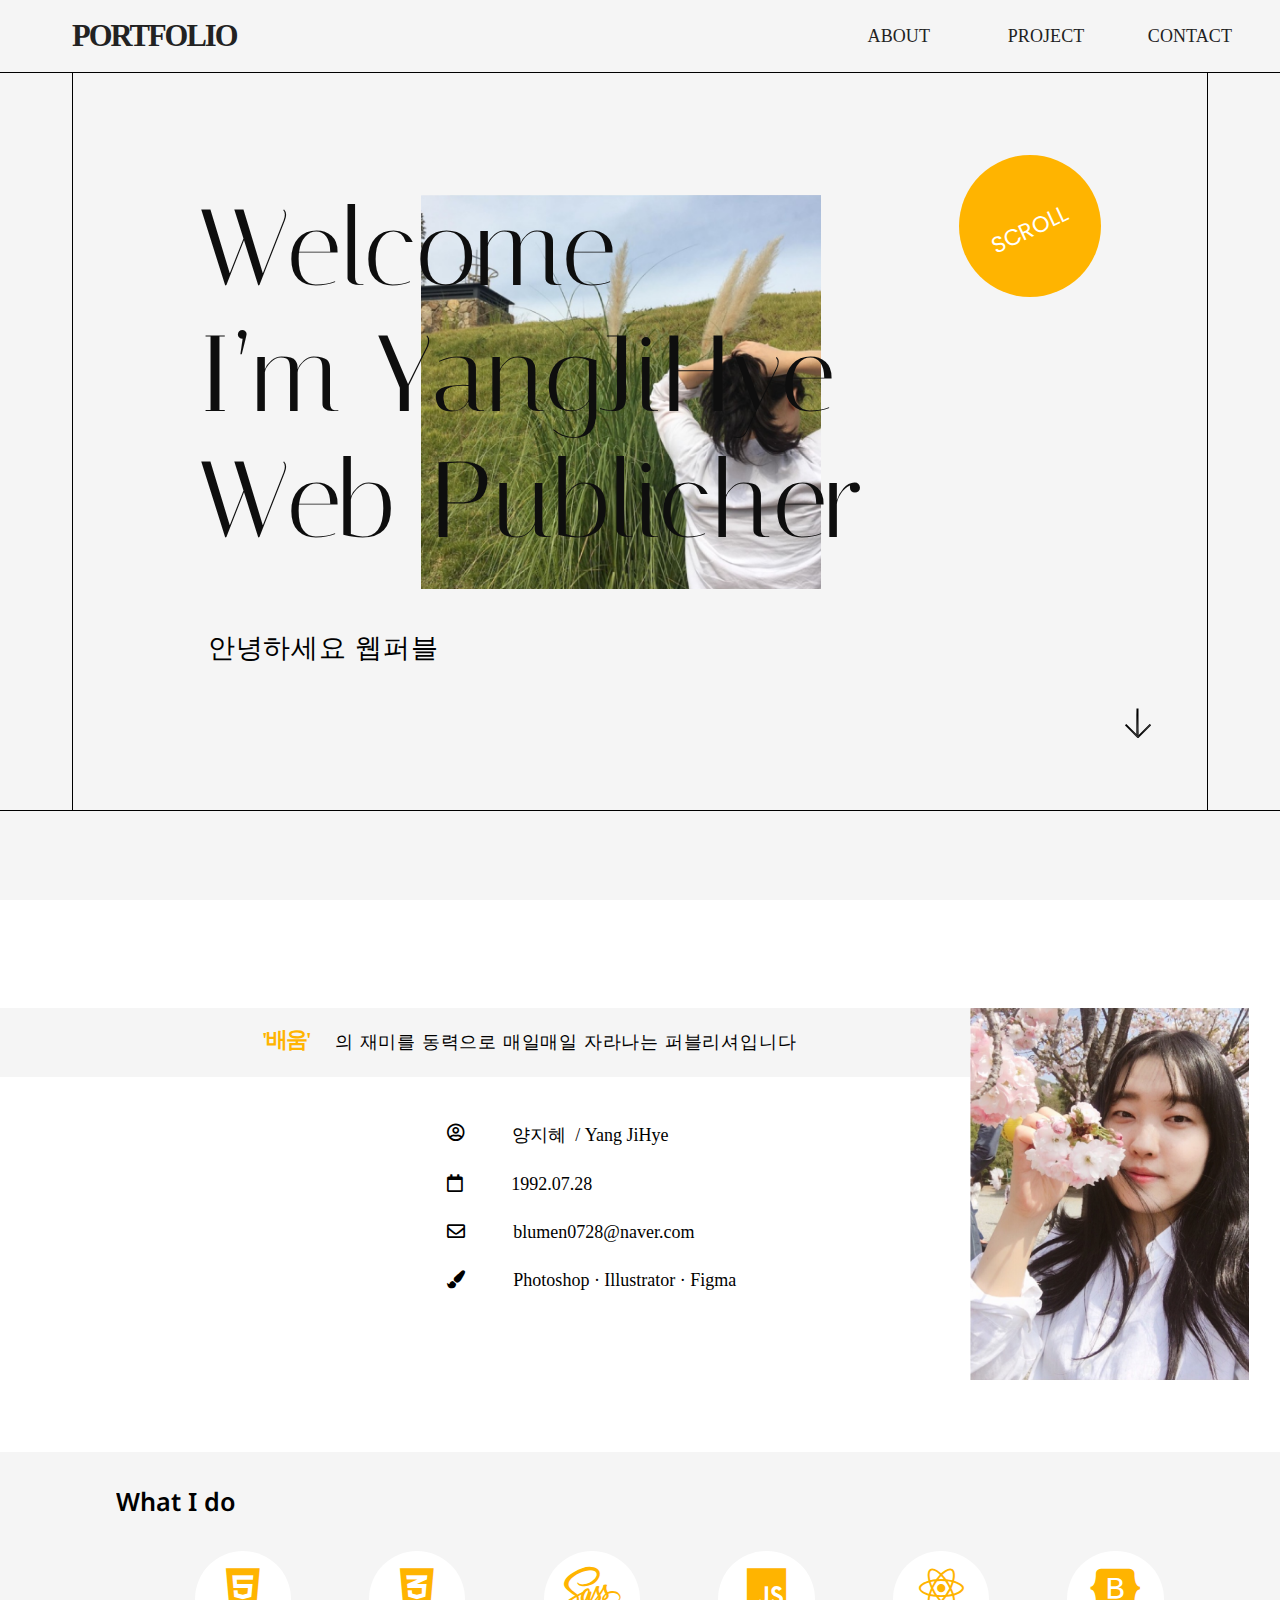
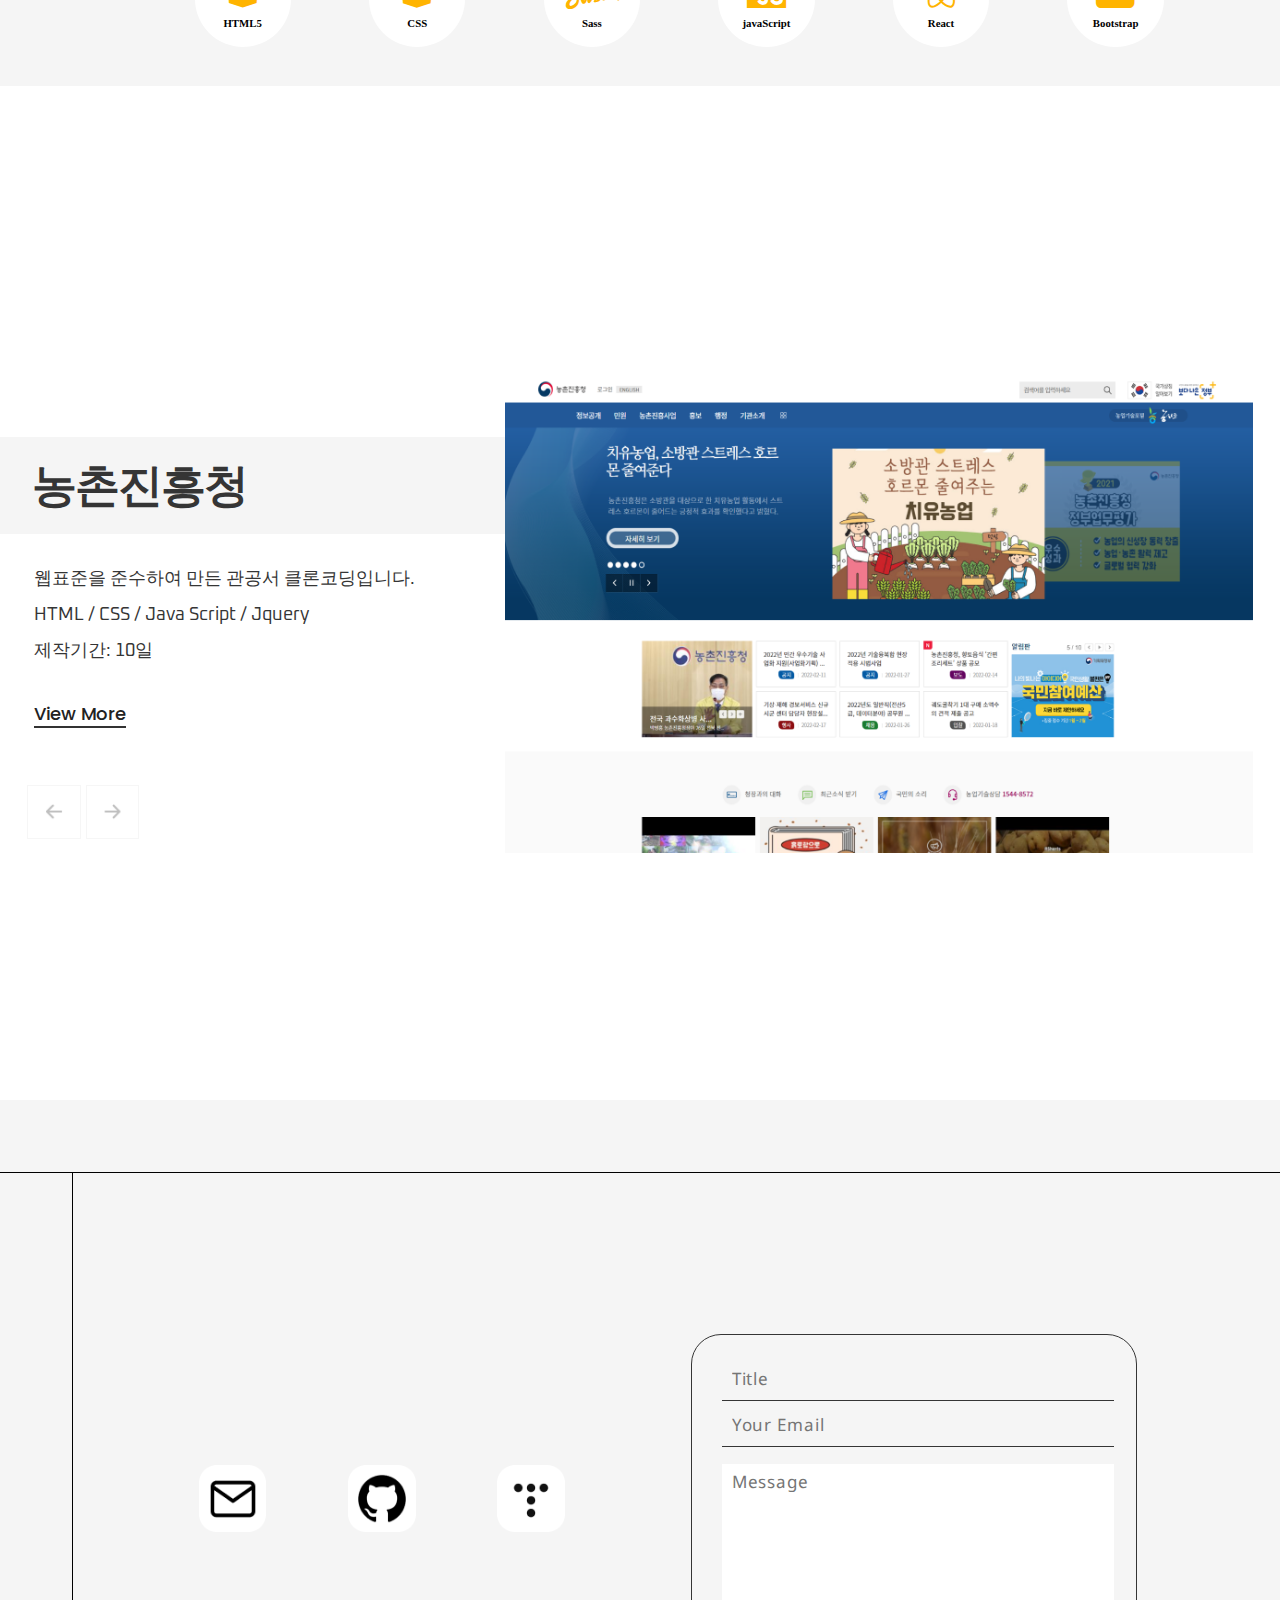
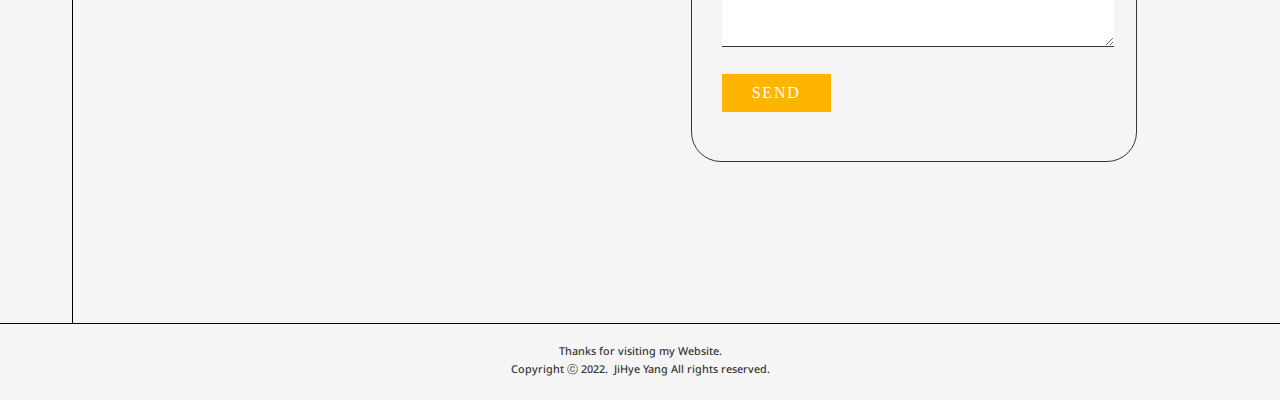
<file: index.html>
<!DOCTYPE html>
<html lang="en">
<head>
    <meta charset="UTF-8">
    <meta name="viewport" content="width=device-width, initial-scale=1.0, minimum-scale=1.0, maximum-scale=1.0, user-scalable=no">
    <meta name='Title' content="portfolio">
    <meta name='Subject' content='portfolio'>
    <meta name='Keywords' content='portfolio, portfolio design, Webpublicher'>
    <meta name='Author' content='JiHye'>
    <meta name='Publisher' content='JiHye'>
    <meta http-equiv="X-UA-Compatible" content="IE=edge">
    <meta name="Description" content="portfolio">
    <meta name='Author-Date' content='20220410'>
	<meta name="Robots" content="index,follow">
    <title>jihye's portfolio</title>
    <link rel="shortcut icon" href="./image/favicon.ico">
    <link rel="stylesheet" href="css/reset.css">
    <link rel="stylesheet" href="css/style.css">
    <link rel="stylesheet" href="https://cdnjs.cloudflare.com/ajax/libs/font-awesome/5.15.4/css/all.min.css">
    <script src="https://code.jquery.com/jquery-2.2.4.min.js"></script>
    <script src='js/script.js' defer></script>
</head>
<body>
    <ul id="skip">
        <li><a href="#header" tabindex="1">헤더 메뉴 바로가기</a></li>
        <li><a href="#nav" tabindex="1">메뉴 바로가기</a></li>
        <li><a href="#content"  tabindex="1">내용 바로가기</a></li>
    </ul>
    <div id="arrow_wrap">
        <div class="arrow">
            <span></span>
        </div>
    </div>
    <div id="pagebtn">
        <ul>
            <li class="active"><span id="btn01"></span></li>
            <li><span id="btn02"></span></li>
            <li><span id="btn03"></span></li>
            <li><span id="btn04"></span></li>
        </ul>
    </div>
    <div id="wrap">
        <div id="header">
            <div class="container">
                <div class="header_menu">
                    <ul>
                        <li class="logo_left"><a href="#" title="portfolio"><h1>portfolio</h1></a></li>
                        <li><a href="#section2" title="about">about</a></li>
                        <li><a href="#section3" title="project">project</a></li>
                        <li><a href="#section4" title="contact">contact</a></li>
                    </ul>
                    <div class="nav">
                        <div class="line1"></div>
                        <div class="line2"></div>
                        <div class="line3"></div>
                    </div>
                </div>
            </div>
        </div><!-- header end -->
        <section id="section1" class="section">
            <div id="home">
                <div class="circle"><span>scroll</spa></div>
                <div class="inner">
                    <div class="menu">
                        <div class="m_container">
                            <p><a href="#home">HOME</a></p>
                            <p><a href="#about">ABOUT</a></p>
                            <p><a href="#project">PROJECT</a></p>
                            <p><a href="#contact">CONTACT</a></p>
                        </div>
                    </div><!-- mobile menu -->
                    <div class="container1">
                        <div class="typed">
                            <p class="typed_1">Welcome<br>I’m&nbsp;YangJiHye<br>Web&nbsp;Publicher<br></p>
                            <div class="text_box">
                                <span class="left1_text"></span><span class="blink">|</span>
                            </div>
                        </div>
                        <div class="myimg"></div>
                    </div>
                </div>
                <div class="border_bottom"></div>
            </div>
        </section><!-- section1 end -->
        <section id="section2" class="section">
            <div id="about">
                <div class="about_top">
                    <div class="left">
                        <div class="text_line">
                            <span>'배움'</span>
                            <ul class="left_text">
                                <li>의&nbsp;재미를&nbsp;동력으로&nbsp;매일매일&nbsp;자라나는&nbsp;퍼블리셔입니다</li>
                                <li>이&nbsp;'내'것이&nbsp;될&nbsp;때까지&nbsp;끝까지&nbsp;노력하는&nbsp;퍼블리셔입니다</li>
                            </ul>
                        </div>
                        <div class="info">
                            <div class="info_text">
                                <ul>
                                    <li><i class="far fa-user-circle"></i></li>
                                    <li>양지혜&nbsp;&nbsp;/&nbsp;Yang&nbsp;JiHye</li>
                                </ul>
                                <ul>
                                    <li><i class="far fa-calendar"></i></li>
                                    <li>1992.07.28</li>
                                </ul>
                                <ul>
                                    <li><i class="far fa-envelope"></i></li>
                                    <li>blumen0728@naver.com</li>
                                </ul>
                                <ul>
                                    <li><i class="fas fa-paint-brush"></i></li>
                                    <li>Photoshop&nbsp;·&nbsp;Illustrator&nbsp;·&nbsp;Figma</li>
                                </ul>
                            </div>
                        </div>
                    </div>
                    <div class="right">
                        <img src="./image/me2.png" alt="me">
                    </div>
                </div>
                <div class="about_bottom">
                    <div class="skills">
                        <h2 class="title">What&nbsp;I&nbsp;do</h2>
                        <ul>
                            <li>
                                <i class="fab fa-html5"></i>
                                <span>HTML5</span>
                            </li>
                            <li>
                                <i class="fab fa-css3-alt"></i>
                                <span>CSS</span>
                            </li>
                            <li>
                                <i class="fab fa-sass"></i>
                                <span>Sass</span>
                            </li>
                            <li>
                                <i class="fab fa-js"></i>
                                <span>javaScript</span>
                            </li>
                            <li><i class="fab fa-react"></i>
                                <span>React</span>
                            </li>
                            <li>
                                <i class="fab fa-bootstrap"></i>
                                <span>Bootstrap</span>
                            </li>
                        </ul>
                    </div>
                </div>
            </div><!-- about end -->
        </section><!-- section2 end -->
        <section id="section3" class="section">
            <div id="project">
                <div class="container_p">
                    <div class="gray"></div>
                    <div class="p_btn">
                        <a href="javascript:" title="prev" class="arrow_prev"><img src="./image/prev.png" alt="prev"></a>
                        <a href="javascript:" title="next" class="arrow_next"><img src="./image/next.png" alt="next"></a>
                    </div>
                    <div class="p_inner_wrap">
                        <div class="p_inner">
                            <div class="p_left">
                                <h3>농촌진흥청</h3>
                                <div class="info_wrap">
                                    <p class="info_two">
                                        웹표준을&nbsp;준수하여&nbsp;만든&nbsp;관공서&nbsp;클론코딩입니다. <br>
                                        HTML&nbsp;/&nbsp;CSS&nbsp;/&nbsp;Java&nbsp;Script&nbsp;/&nbsp;Jquery<br> 
                                        제작기간:&nbsp;10일 <br>
                                    </p>
                                    <p class="view">
                                        <a href="./project1/index.html" target="_blink" title="view">View&nbsp;More</a>
                                    </p>
                                </div>
                            </div>
                            <div class="p_right">
                                <img src="./image/rda.png" alt="농촌진흥청">
                            </div>
                        </div>    
                        <div class="p_inner">
                            <div class="p_left">
                                <h3>LF</h3>
                                <div class="info_wrap">
                                    <p class="info_two">
                                        웹표준을&nbsp;준수하여&nbsp;만든&nbsp;기업사이트&nbsp;클론코딩입니다. <br>
                                        HTML&nbsp;/&nbsp;CSS&nbsp;/&nbsp;Java&nbsp;Script&nbsp;/&nbsp;Jquery<br> 
                                        제작기간:&nbsp;10일 <br>
                                    </p>
                                    <p class="view">
                                        <a href="./project2/index.html" target="_blink" title="view">View&nbsp;More</a>
                                    </p>
                                </div>
                            </div>
                            <div class="p_right">
                                <img src="./image/LF.png" alt="LF">
                            </div>
                        </div>
                        <div class="p_inner">
                            <div class="p_left">
                                <h3>저축은행중앙회</h3>
                                <div class="info_wrap">
                                    <p class="info_two">
                                        웹표준을&nbsp;준수하여&nbsp;만든&nbsp;은행&nbsp;클론코딩입니다. <br>
                                        HTML&nbsp;/&nbsp;CSS&nbsp;/&nbsp;Java&nbsp;Script&nbsp;/&nbsp;Jquery<br> 
                                        제작기간:&nbsp;10일 <br>
                                    </p>
                                    <p class="view">
                                        <a href="./project3/index.html" target="_blink" title="view">View&nbsp;More</a>
                                    </p>
                                </div>
                            </div>
                            <div class="p_right">
                                <img src="./image/fsb.png" alt="LF">
                            </div>
                        </div>
                    </div>   
                </div>         
            </div> 
        </section><!-- section3 end -->
        <section id="section4" class="section">
            <div id="contact">
                <div class="inner2">
                    <div class="container2">
                        <div class="link">
                            <ul>
                                <li class="email"><a href="https://accounts.google.com/" target="_blank" title="email"><img src="./image/emailicon.png" alt=""><h4 class="ir_so">mail</h4></a></li>
                                <li class="gitHub"><a href="https://github.com/YANGJIHYE/portfolio.git" target="_blank" title="gitHub"><img src="./image/githubicon.png" alt=""><h4 class="ir_so">gitHub</h4></a></li>
                                <li class="tstory"><a href="https://blumen1220.tistory.com/" target="_blank" title="tstory"><img src="./image/tstoryicon.png" alt=""><h4 class="ir_so">tstory</h4></a></li>
                            </ul>
                        </div>
                       <div class="contact_m">
                           <div class="c_mail">
                                <form action="mail">
                                    <div class="name">
                                        <input type="text" name="Title" placeholder="Title">
                                    </div>
                                    <div class="email">
                                        <input type="text" name="email" placeholder="Your Email">
                                    </div>
                                    <div class="message">
                                        <textarea name="message" cols="30" rows="10" placeholder="Message"></textarea>
                                    </div>
                                    <button type="submit" class="c_btn">SEND</button>
                                </form>
                           </div>
                       </div>
                    </div>
                </div>
                <div class="copyright">
                    <p>Thanks&nbsp;for&nbsp;visiting&nbsp;my&nbsp;Website. <br>
                    Copyright&nbsp;ⓒ&nbsp;2022.&nbsp;&nbsp;JiHye&nbsp;Yang&nbsp;All&nbsp;rights&nbsp;reserved.</p>
                </div>
            </div>
        </section><!-- section4 end -->
    </div> <!-- wrap end -->
</body>
</html>
</file>
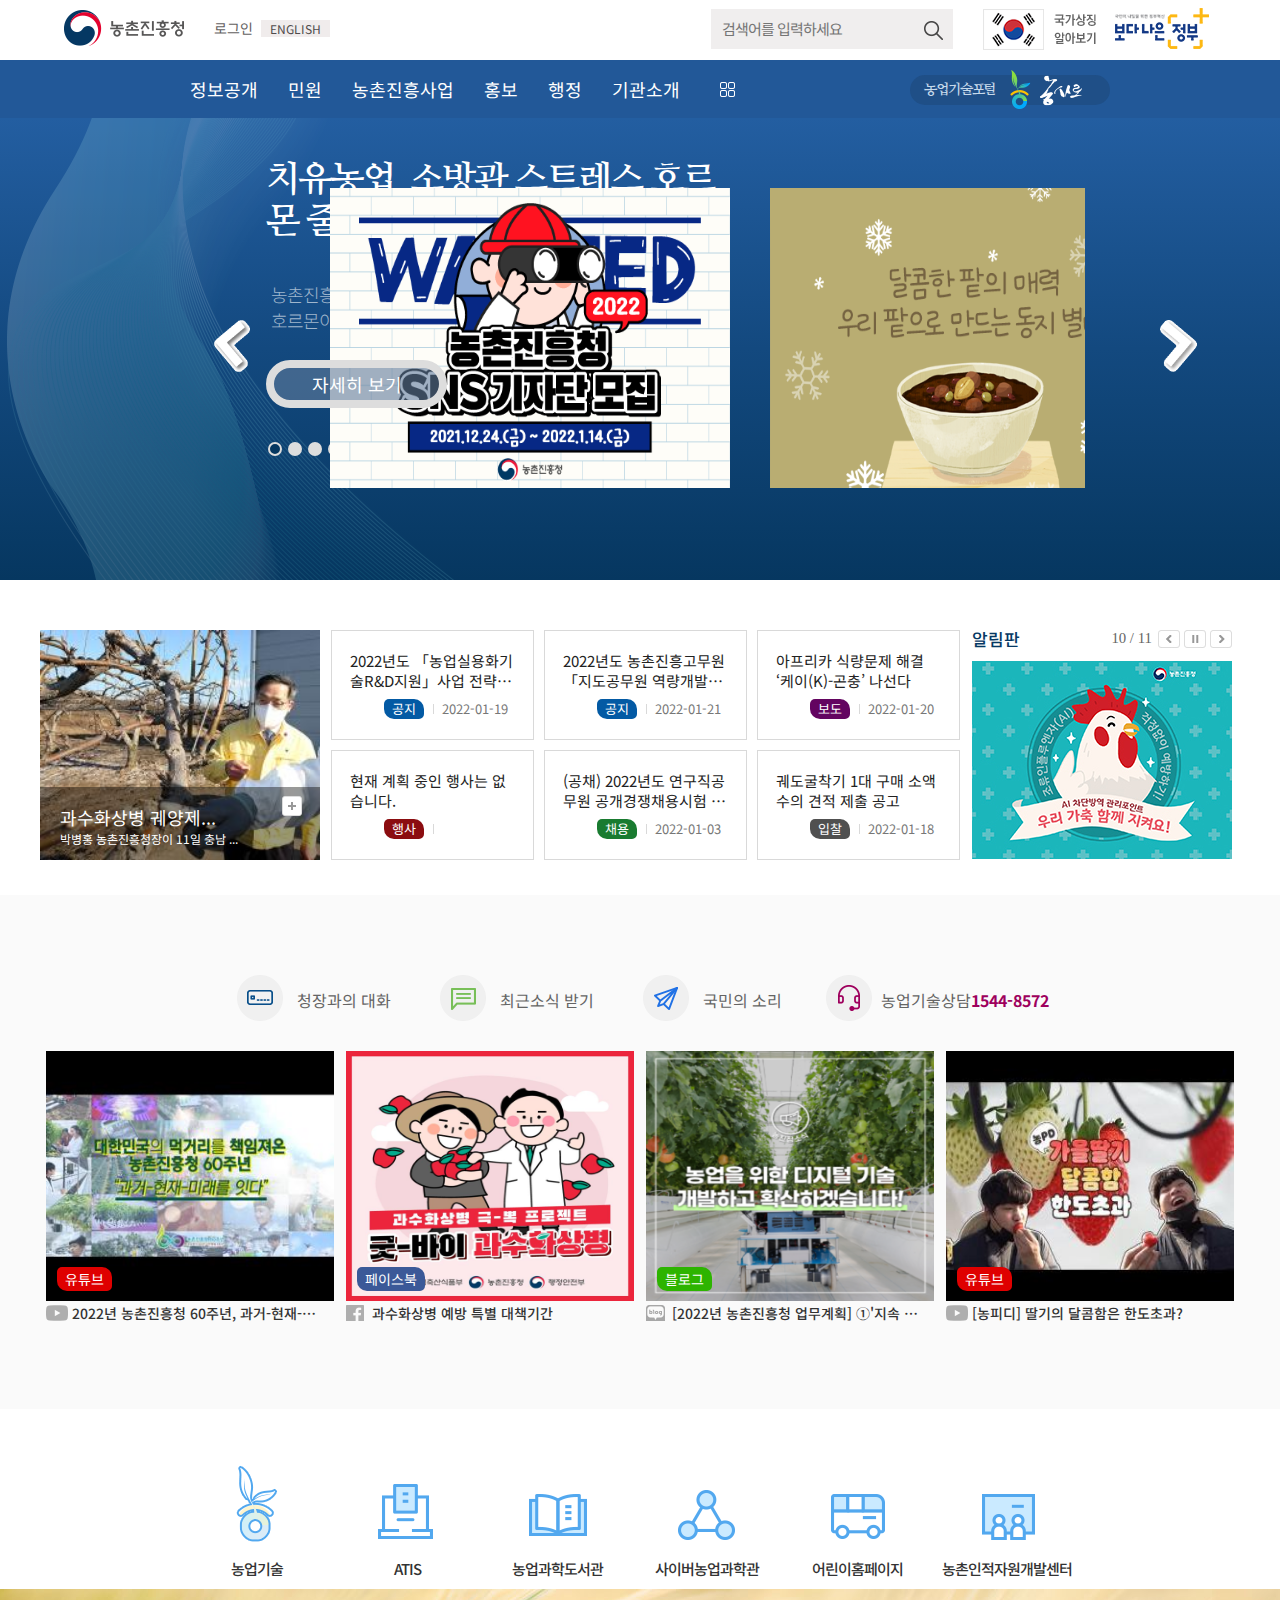
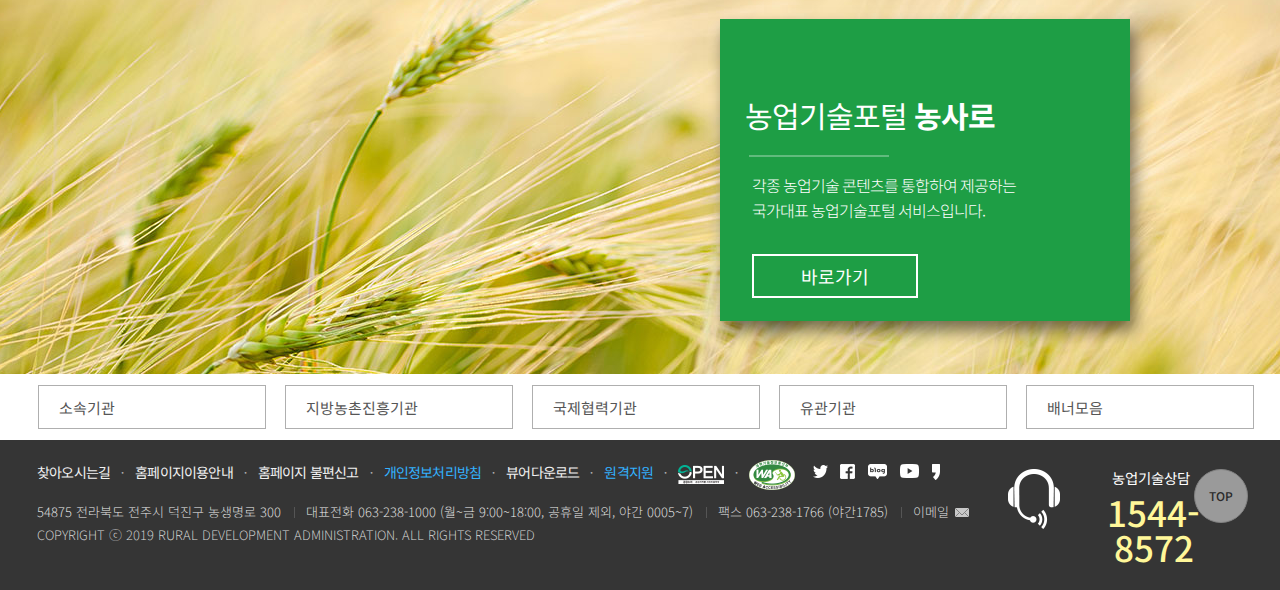
<file: project1/index.html>
<!DOCTYPE html>
<html lang="ko">
<head>
    <meta charset="UTF-8">
    <meta name="viewport" content="width=device-width, initial-scale=1.0, minimum-scale=1.0, maximum-scale=1.0, user-scalable=no">
    <meta name='Title' content="농촌진흥청">
    <meta name='Subject' content='농촌진흥청'>
    <meta name='Keywords' content='농촌진흥청, 농촌, 농사, 농업기술'>
    <meta name='Author' content='JiHye'>
    <meta name='Publisher' content='JiHye'>
    <meta http-equiv="X-UA-Compatible" content="IE=edge">
    <meta name="Description" content="농촌진흥청">
    <meta name='Author-Date' content='20220209'>
	<meta name="Robots" content="index,follow">
	<title>농촌진흥청</title>
	<link rel="shortcut icon" href="https://www.rda.go.kr/inc/img/favicon.ico">
    <link rel="stylesheet" href="css/reset.css">
    <link rel="stylesheet" href="css/style.css">
    <script src="js/jquery-1.12.4.min.js"></script>
    <script src="js/script.js" defer></script>
</head>
<body>
    <ul id="skip">
        <li><a href="#header">헤더 바로가기</a></li>
        <li><a href="#nav">메뉴 바로가기</a></li>
        <li><a href="#content">내용 바로가기</a></li>
     </ul>
    <div id="wrap">
        <div id="header">
            <div class="header-top">
                <h1 class="logo"><a href="#" title="농촌진흥청"><img src="./rda_files/logo_icon/RDA_logo.png" alt="농촌진흥청로고"></a></h1>
                <div class="gnb">
                    <ul class="cf">
                        <li><a href="./rda_login.html" target="_blank" title="[새창]로그인">로그인</a></li>
                        <li><a href="#" target="_blank" title="[새창]ENGLISH"><span>ENGLISH</span> </a></li>
                    </ul>
                </div>
                <div class="link1">
                    <a href="#" target="_blank" title="[새창]정부혁신1번가"><img src="./rda_files/logo_icon/header_innogov.png" alt="정부혁신1번가"></a>
                </div> 
                   
                <div class="link2">
                    <a href="#" target="_blank" title="[새창]국가상징팝업"><img src="./rda_files/logo_icon/korea_flag.png" alt="국가상징팝업"></a>
                </div>
                <div class="search">
                    <form action="#">
                        <input type="text" placeholder="검색어를 입력하세요" >
                        <img src="./rda_files/logo_icon/search_icon.png" alt="검색아이콘">
                        <span class="searchIcon"></span>    
                    </form>
                </div>  
            </div>
            <div class="header-bottom">
                <div class="nav">
                    <ul class="cf">
                        <li class="fl"><a href="./rda_jeongbo.html" title="정보공개">정보공개</a>
                            <div class="width100">
                                <ul class="cf">
                                    <li class="fl">       
                                        <dl>
                                            <dt><a href="#" title="정보공개제도">정보공개제도</a></dt> 
                                            <dd><a href="#" title="정보공개제도안내">정보공개제도안내</a></dd>
                                            <dd><a href="#" target="_blank" title="[새창]정보공개청구">정보공개청구</a></dd>
                                            <dd><a href="#" title="비공개세부기준" >비공개세부기준</a></dd>
                                        </dl> 
                                        <dl>
                                            <dt><a href="#" title="재정정보">재정정보</a></dt> 
                                            <dd><a href="#" title="일반재정">일반재정</a></dd>
                                            <dd><a href="#" title="국고보조금">국고보조금</a></dd>
                                        </dl>
                                    </li> 
                                    <li class="fl">
                                        <dl>
                                            <dt><a href="#" title="사전정보공표">사전정보공표</a></dt> 
                                            <dd><a href="#" title="사전정보공표 목록">사전정보공표 목록</a></dd>
                                            <dd><a href="#" title="공개정보방">공개정보방</a></dd>
                                            <dd><a href="#" title="기록관리정보">기록관리정보</a></dd>
                                            <dd><a href="#" title="검사결과공개">검사결과공개</a></dd>
                                        </dl>
                                        <dl>
                                            <dt><a href="#" title="해외출장비">해외출장비</a></dt> 
                                            <dd><a href="#" title="기관장 해외출장비">기관장 해외출장비</a></dd>
                                            <dd><a href="#" title="기관 해외출장비">기관 해외출장비</a></dd>
                                        </dl>
                                    </li>
                                    <li class="fl">
                                        <dl>
                                            <dt><a href="#" title="정보목록">정보목록</a></dt>
                                            <dd></dd>
                                        </dl> 
                                    </li>    
                                    <li class="fl">
                                        <dl>
                                            <dt><a href="#" title="정책실명제">정책실명제</a></dt> 
                                            <dd><a href="#" title="국민신청실명제">국민신청실명제</a></dd>
                                            <dd><a href="#" title="정책실명제">정책실명제</a></dd>
                                        </dl>
                                    </li>    
                                    <li class="fl">
                                        <dl>
                                            <dt><a href="#" title="공개데이터개방">공개데이터개방</a></dt>
                                            <dd></dd>
                                        </dl> 
                                    </li>    
                                </ul>
                            </div>
                        </li>                        
                        <li class="fl"><a href="./rda_minwon.html" title="민원">민원</a>
                            <div class="width100"> 
                                <ul class="cf">       
                                        <li class="fl">
                                            <dl>
                                                <dt><a href="#" title="국민의 소리">국민의 소리</a></dt>
                                                <dd><a href="#" title="민원 이용안내">민원 이용안내</a></dd>
                                                <dd><a href="#" title="일반민원 신청">일반민원 신청</a></dd>
                                                <dd><a href="#" target="_blank" title="[새창]서식민원 안내">서식민원 안내</a></dd>
                                                <dd><a href="#" title="나의 민원 조회">나의 민원 조회</a></dd>
                                                <dd><a href="#" title="자주하는 질문">자주하는 질문</a></dd>
                                                <dd><a href="#" target="_blank" title="[새창]110화상 상담">110화상 상담</a></dd>
                                                <dd><a href="#" title="전자공청회">전자공청회</a></dd>
                                                <dd><a href="#" title="정책토론">정책토론</a></dd>
                                                <dd><a href="#" title="설문조사">설문조사</a></dd>
                                            </dl>
                                        </li>
                                        <li class="fl">
                                            <dl>
                                                <dt><a href="#" title="신고함">신고함</a></dt>
                                                <dd><a href="#" title="부정부조리신고">부정부조리신고</a></dd>
                                                <dd><a href="#" title="클린 신고 센터">클린 신고 센터</a></dd>
                                                <dd><a href="#" title="예산낭비신고센터">예산낭비신고센터</a></dd>
                                                <dd><a href="#" target="_blank" title="[새창]부패공익신고">부패공익신고</a></dd>
                                            </dl>
                                        </li> 
                                        <li class="fl">        
                                            <dl>
                                                <dt><a href="#" title="참여마당">참여마당</a></dt>
                                                <dd><a href="#" title="칭찬합시다">칭찬합시다</a></dd>
                                                <dd><a href="#" title="규제개선건의방">규제개선건의방</a></dd>
                                                <dd><a href="#" target="_blank" title="[새창]국민제방안방">국민제방안방</a></dd>
                                                <dd><a href="#" target="_blank" title="[새창]공무원제안">공무원제안</a></dd>
                                            </dl>
                                        </li>
                                        <li class="fl">          
                                            <dl>
                                                <dt><a href="#" title="농업분야규제개혁 사례">농업분야규제개혁 사례</a></dt>
                                                <dd><a href="#" title="규제혁신 과제현황">규제혁신 과제현황</a></dd>
                                                <dd><a href="#" title="심사중인 규제법안">심사중인 규제법안</a></dd>
                                                <dd><a href="#" title="부처별보도자료">부처별보도자료</a></dd>
                                                <dd><a href="#" title="규제법령정보">규제법령정보</a></dd>
                                                <dd><a href="#" title="규제혁신 홍보자료">규제혁신 홍보자료</a></dd>
                                                <dd><a href="#" title="국민 규제입증요청">국민 규제입증요청</a></dd>
                                            </dl>
                                        </li>
                                        <li class="fl">     
                                            <dl>
                                                <dt><a href="#" title="적극행정">적극행정</a></dt>
                                                <dd><a href="#" target="_blank" title="[새창]제도소개">제도소개</a></dd>
                                                <dd><a href="#" title="국민참여">국민참여</a>
                                                    <span><a href="#" target="_blank" title="[새창]적극행정 국민추천">-적극행정 국민추천</a></span>
                                                    <span><a href="#" target="_blank" title="[새창]소극행정 신고">-소극행정 신고</a></span>
                                                </dd>
                                                <dd><a href="#" title="적극행정 자료실">적극행정 자료실</a></dd>
                                                <dd><a href="#" title="적극행정 우수공무원">적극행정 우수공무원</a><dd>
                                            </dl>
                                        </li>  
                                </ul>
                            </div>
                        </li>
                        <li class="fl"><a href="#" title="농촌진흥사업">농촌진흥사업</a>
                            <div class="width100">
                                <ul class="cf"> 
                                    <li class="fl">                
                                        <dl>
                                            <dt><a href="#" title="업무계획">업무계획</a></dt>       
                                            <dd><a href="#" title="주요업무계획">주요업무계획</a></dd>
                                            <dd><a href="#" title="농촌진흥사업 기본(시행)계획">농촌진흥사업 기본(시행)계획</a></dd>
                                            <dd><a href="#" title="농업과학기술연구개발계획">농업과학기술연구개발계획</a></dd>
                                            <dd><a href="#" title="농촌지도사업추진계획">농촌지도사업추진계획</a></dd>
                                        </dl>
                                    </li>  
                                    <li class="fl">         
                                        <dl>
                                            <dt><a href="#" title="연구성과 보고서">연구성과 보고서</a></dt>         
                                            <dd><a href="#" title="2020">2020</a></dd>
                                            <dd><a href="#" title="2019">2019</a></dd>
                                            <dd><a href="#" title="2018">2018</a></dd>
                                            <dd><a href="#" title="2018 이전">2018 이전</a></dd>
                                        </dl>
                                    </li>
                                    <li class="fl">  
                                        <dl>
                                            <dt><a href="#" title="정부연구개발사업우수성과">정부연구개발사업우수성과</a></dt>
                                            <dd></dd>
                                        </dl>      
                                    </li>    
                                </ul> 
                            </div>                             
                        </li>   
                        <li class="fl"><a href="#" title="홍보">홍보</a>  
                            <div class="width100">    
                                <ul class="cf">
                                    <li class="fl">                        
                                        <dl>
                                            <dt><a href="#" title="새소식">새소식</a></dt> 
                                            <dd><a href="#" title="공지사항">공지사항</a></dd>
                                            <dd><a href="#" title="보도자료">보도자료</a></dd>
                                            <dd><a href="#" title="">설명/해명</a></dd>
                                            <dd><a href="#" title="주요행사계획">주요행사계획</a></dd>
                                            <dd><a href="#" title="인물/동정">인물/동정</a></dd>
                                            <dd><a href="#" title="농촌지방소식">농촌지방소식</a></dd>
                                        </dl> 
                                    </li> 
                                    <li class="fl">     
                                        <dl>
                                            <dt><a href="#" title="사이버구독">사이버구독</a></dt> 
                                            <dd><a href="#" title="월간농업기술">월간농업기술</a></dd>
                                            <dd><a href="#" title="소식지">소식지</a></dd>
                                            <dd><a href="#" title="그린매거진">그린매거진</a></dd>
                                        </dl>
                                    </li>    
                                    <li class="fl">
                                            <dl>
                                                <dt><a href="#" title="홍보콘텐츠">홍보콘텐츠</a></dt> 
                                                <dd><a href="#" title="동영상">동영상</a></dd>
                                                <dd><a href="#" title="카드뉴스">카드뉴스</a></dd>
                                                <dd><a href="#" title="인포그래픽">인포그래픽</a></dd>
                                            </dl>
                                    </li> 
                                    <li class="fl">
                                            <dl>
                                                <dt><a href="#" title="사진마당">사진마당</a></dt> 
                                                <dd><a href="#" title="사진마당이용안내">사진마당이용안내</a></dd>
                                                <dd><a href="#" title="사진검색">사진검색</a></dd>
                                                <dd><a href="#" title="사진원화신청현황">사진원화신청현황</a></dd>
                                                <dd><a href="#" title="사진으로보는사업">사진으로보는사업</a></dd>
                                            </dl>
                                    </li>    
                                </ul>
                            </div>    
                        </li>
                        <li class="fl"><a href="#" title="행정">행정</a>  
                            <div class="width100">    
                                <ul class="cf">
                                    <li class="fl">                        
                                        <dl>
                                            <dt><a href="#" title="채용·인사정보">채용·인사정보</a></dt> 
                                            <dd><a href="#" title="채용공고">채용공고</a></dd>
                                            <dd><a href="#" title="채용Q&A">채용Q&A</a></dd>
                                            <dd><a href="#" title="인사관리">인사관리</a></dd>
                                        </dl>
                                        <dl>
                                            <dt><a href="#" title="행정운영정보">행정운영정보</a></dt> 
                                            <dd><a href="#" title="물품관리정보">물품관리정보</a></dd>
                                            <dd><a href="#" title="국회관련정보공개">국회관련정보공개</a></dd>
                                            <dd><a href="#" title="정부위원회활동현황">정부위원회활동현황</a></dd>
                                            <dd><a href="#" title="비영리법인등록현황">비영리법인등록현황</a></dd>
                                            <dd><a href="#" title="공직윤리">공직윤리</a></dd>
                                        </dl>        
                                    </li>    
                                    <li class="fl">           
                                        <dl>
                                            <dt><a href="#" title="입찰정보">입찰정보</a></dt> 
                                            <dd><a href="#" title="입찰공고">입찰공고</a></dd>
                                            <dd><a href="#" title="집행기준">집행기준</a></dd>
                                        </dl>
                                    </li>
                                    <li class="fl">      
                                        <dl>
                                            <dt><a href="#" title="정부업무평가">정부업무평가</a></dt> 
                                            <dd><a href="#" title="정부업무평가소개">정부업무평가소개</a></dd>
                                            <dd><a href="#" title="정부업무공지">정부업무공지</a></dd>
                                            <dd><a href="#" title="평가자료실">평가자료실</a></dd>
                                        </dl>
                                    </li>
                                    <li class="fl">        
                                        <dl>
                                            <dt><a href="#" title="법령정보">법령정보</a></dt> 
                                            <dd><a href="#" title="농촌진흥청 법령">농촌진흥청 법령</a></dd>
                                            <dd><a href="#" target="_blank" title="[새창]국가법령정보센터">국가법령정보센터</a></dd>
                                        </dl>    
                                    </li> 
                                    <li class="fl">  
                                        <dl>
                                            <dt><a href="#" target="_blank" title="[새창]특허">특허</a></dt>
                                            <dd></dd>
                                        </dl>      
                                    </li>    
                                </ul>
                            </div>    
                        </li>
                        <li class="fl"><a href="#" title="기관소개">기관소개</a>  
                            <div class="width100">    
                                <ul class="cf">
                                    <li class="fl">           
                                        <dl>
                                          <dt><a href="#" title="기관안내">기관안내</a></dt>  
                                          <dd><a href="#" title="연혁">연혁</a></dd>
                                          <dd><a href="#" title="미션과비전">미션과비전</a></dd>
                                          <dd><a href="#" title="예산">예산</a></dd>
                                        </dl>   
                                    </li>
                                    <li class="fl">      
                                        <dl>
                                            <dt><a href="#" title="조직안내">조직안내</a></dt>  
                                            <dd><a href="#" title="조직도·정원">조직도·정원</a></dd>
                                            <dd><a href="#" title="직원소개">직원소개</a></dd>
                                            <dd><a href="#" title="Cl소개">Cl소개</a></dd>
                                            <dd><a href="#" title="캐릭터소개">캐릭터소개</a></dd>
                                        </dl>  
                                    </li> 
                                    <li class="fl">         
                                        <dl>
                                            <dt><a href="#" title="조직안내">청·차장소개</a></dt>  
                                            <dd><a href="#" title="청장인사말">청장인사말</a></dd>
                                            <dd><a href="#" title="청·차장공간">청·차장공간</a>
                                                <span><a href="#" title="청장소개">-청장소개</a></span>
                                                <span><a href="#" title="차장소개">-차장소개</a></span>
                                                <span><a href="#" title="청·차장일정">-청·차장일정</a></span>
                                                <span><a href="#" title="업무추진비 공개">-업무추진비 공개</a></span>
                                                <span><a href="#" title="청장활동앨범">-청장활동앨범</a></span>
                                                <span><a href="#" title="청장과의 대화">-청장과의 대화</a></span>
                                            </dd>
                                            <dd> <a href="#" title="소속기관장소개">소속기관장소개</a></dd>
                                            <dd> <a href="#" title="역대청·차장장명단">역대청·차장장명단</a></dd>
                                        </dl> 
                                    </li>  
                                    <li class="fl">         
                                        <dl>
                                            <dt><a href="#" title="찾아오시는길">찾아오시는길</a></dt>  
                                            <dd><a href="#" title="전주시내">전주시내</a></dd>
                                            <dd><a href="#" title="전주시외">전주시외</a></dd>
                                            <dd> <a href="#" title="농촌진흥청내부">농촌진흥청내부</a></dd>
                                        </dl>
                                    </li>   
                                </ul>
                            </div>     
                        </li>
                        <li>
                            <a href="#" class="all-menu">
                                <img src="./rda_files/logo_icon/ico_allmenu.png" alt="전체메뉴아이콘">
                            </a>
                        </li>
                        <li class="nongsaro">
                            <a href="#">
                                <span>농업기술포털</span>
                                <img src="./rda_files/logo_icon/nongsaro_logo.png" alt="농사로">
                            </a>
                        </li>
                    </ul>    
                </div>
            </div><!-- class="header-bottom"end-->
        </div><!-- id="header" end--> 
        <div id="banner">
            <div class="background">    
                <div class="background-img">
                    <img src="./rda_files/background/background.png" alt="배너배경이미지">
                    <div class="banner_inner fl">    
                        <h2>치유농업, 소방관 스트레스 호르몬 줄여준다</h2>
                        <p>농촌진흥청은 소방관을 대상으로 한 치유농업 활동에서 스트레스 호르몬이 줄어드는 긍정적 효과를 확인했다고 밝혔다.</p>
                        <a href="#" target="_blank" title="[새창]치유농업, 소방관 스트레스 호르몬 줄여준다 자세히보기" class="chi-link">자세히 보기</a>
                        <nav class="banner_dots fl">
                            <button class="dots-button1"></button>
                            <button class="dots-button2"></button>
                            <button class="dots-button3"></button>
                            <button class="dots-button4"></button>
                            <button class="dots-button5"></button>
                        </nav>
                    </div>  
                    <div class="banner-slide">
                        <span class="left"><a href="#"><img src="./rda_files/logo_icon/left.png" alt="leftBtn"></a></span>
                        <div class="area">
                            <ul>
                                <li>
                                    <a href="#"><img src="./rda_files/banner/main_page_banner1.png" alt="sns농촌진흥청 기자단"></a>
                                </li>
                                <li>
                                    <a href="#"><img src="./rda_files/banner/main_page_banner2.png" alt="동지별미 우리팥"></a>

                                </li>
                                <li>
                                    <a href="#"><img src="./rda_files/banner/main_page_banner3.jpg" alt="코로나 19용어 우리말"></a>

                                </li>
                                <li>
                                    <a href="#"><img src="./rda_files/banner/main_page_banner4.jpg" alt="국가연구개발 우수성"></a>
                                </li>
                                <li>
                                    <a href="#"><img src="./rda_files/banner/main_page_banner5.jpg" alt="치유농업"></a>
                                </li>
                            </ul>
                        </div>
                        <span class="right"><a href="#"><img src="./rda_files/logo_icon/right.png" alt="rightBtn"></a></span>
                    </div>
                </div>    
            </div> 
        </div><!-- id="banner" end -->   
        <div id="contents">
            <div class="contents1">
                <div class="inner">
                    <div class="group">
                        <div id="section" class="director_area">
                            <div class="ctrols">
                                <div class="ctrols_bx">
                                     <a class="plus" href="#">
                                         <span class="pl"></span>
                                     </a>
                                </div>
                                <div class="pimg">
                                    <img src="./rda_files/newnews/thumbnail7182662224524601565thum.jpg" alt="과수화상병 궤양제거 현장 연시회">
                                    <dl class="pop_mask">
                                        <dt>과수화상병 궤양제...</dt>
                                        <dd>박병홍 농촌진흥청장이 11일 충남 ...</dd>
                                    </dl>    
                                </div>   
       
                            </div>    
                        </div>
                        <div id="section" class="rdanews_area fl">
                            <ul>
                                <li>
                                    <a href="#" target="_self" title="2022년도 「농업실용화기술R&D지원」사업 전략과제 추가모집 공고">
                                        <span class="notice_title">2022년도 「농업실용화기술R&D지원」사업 전략과제 추가모집 공고</span>
                                        <span class="date_con">
                                            <em class="tit_A">공지</em>
                                         <em class="data">2022-01-19</em>
                                        </span>
                                    </a>
                                </li>
                                <li>
                                    <a href="#" target="_self" title="2022년도 농촌진흥고무원 「지도공무원 역량개발교육」 과정 기획,운영 민간교육기관 선정 결과">
                                        <span class="notice_title">2022년도 농촌진흥고무원 「지도공무원 역량개발교육」 과정 기획,운영 민간교육기관 선정 결과</span>
                                        <span class="date_con">
                                            <em class="tit_A">공지</em>
                                            <em class="data">2022-01-21</em>
                                        </span>
                                    </a>
                                </li>
                                <li>
                                    <a href="#" target="_self" title="아프리카 식량문제 해결 ‘케이(K)-곤충’ 나선다">
                                        <span class="notice_title">아프리카 식량문제 해결 ‘케이(K)-곤충’ 나선다</span>
                                        <span class="date_con">
                                            <em class="tit_E">보도</em>
                                            <em class="data">2022-01-20</em>   
                                        </span>
                                    </a>
                                </li>
                                <li>
                                    <a href="#" target="_self" title="현재 계획 중인 행사는 없습니다.">
                                        <span class="notice_title">현재 계획 중인 행사는 없습니다.</span>
                                        <span class="date_con">
                                            <em class="tit_B">행사</em>
                                            <em class="data"></em>   
                                        </span>
                                    </a>
                                 </li>
                                <li>
                                    <a href="#" target="_self" title="(공채) 2022년도 연구직공무원 공개경쟁채용시험 계획 공고">
                                        <span class="notice_title">(공채) 2022년도 연구직공무원 공개경쟁채용시험 계획 공고</span>
                                        <span class="date_con">
                                            <em class="tit_C">채용</em>
                                            <em class="data">2022-01-03</em>   
                                        </span>
                                    </a>
                                </li>
                                <li>
                                    <a href="#" target="_self" title="궤도굴착기 1대 구매 소액수의 견적 제출 공고">
                                       <span class="notice_title">궤도굴착기 1대 구매 소액수의 견적 제출 공고</span>
                                       <span class="date_con">
                                           <em class="tit_D">입찰</em>
                                           <em class="data">2022-01-18</em>   
                                       </span>
                                   </a>
                               </li>
                            </ul>
                        </div>
                        <div id="section" class="noticepan_area">
                            <h3>알림판</h3>
                            <div id="wrap"> 
                                <ul>
                                    <li><a href="#"><img src="./rda_files/sign_board/sign_board1.jpg" alt="img1"></a></li>
                                    <li><a href="#"><img src="./rda_files/sign_board/sign_board2.jpg" alt="img2"></a></li>
                                    <li><a href="#"><img src="./rda_files/sign_board/sign_board3.jpg" alt="img3"></a></li>
                                    <li><a href="#"><img src="./rda_files/sign_board/sign_board4.jpg" alt="img4"></a></li>
                                    <li><a href="#"><img src="./rda_files/sign_board/sign_board5.jpg" alt="img5"></a></li>
                                    <li><a href="#"><img src="./rda_files/sign_board/sign_board6.jpg" alt="img6"></a></li>
                                    <li><a href="#"><img src="./rda_files/sign_board/sign_board7.jpg" alt="img7"></a></li>
                                    <li><a href="#"><img src="./rda_files/sign_board/sign_board8.jpg" alt="img8"></a></li>
                                    <li><a href="#"><img src="./rda_files/sign_board/sign_board9.png" alt="img9"></a></li>
                                    <li><a href="#"><img src="./rda_files/sign_board/sign_board10.png" alt="img10"></a></li>
                                </ul>
                                <div class="box_controls">
                                    <div class="ctrols">
                                        <a class="prev">
                                            <span class="pr"></span>
                                        </a>
                                        <a class="start">
                                            <span class="st"></span>
                                        </a> 
                                        <a class="stop">
                                            <span class="stp"></span>
                                        </a> 
                                        <a class="next">
                                            <span class="n"></span>
                                        </a>
                                    </div> 
                                </div>
                                <div class="ctr_numb">
                                    <div class="pager"><span>10 / 11</span></div>
                                </div>           
                            </div>
                        </div>
                    </div>
                </div>
            </div>
            <div class="contents2">
                <div class="contents-inner">
                    <div class="icCommun_area fl">
                        <ul>
                            <li class="ico1">
                                <a href="#" target="_self" title="청장과의 대화">청장과의 대화</a>
                            </li>
                            <li class="ico2">
                                <a href="#" target="_blank" title="[새창]최근소식 받기">최근소식 받기</a>
                            </li>
                            <li class="ico3">
                                <a href="#" target="_self" title="국민의 소리">국민의 소리</a>
                            </li>
                            <li class="ico4">
                                <a href="#" title="">농업기술상담<span>1544-8572</span></a>
                            </li>
                        </ul>
                    </div>
                    <div class="sns_link_area fl">
                        <h4 class="ir_so">sns link</h4>
                        <div class="bx-viewport">
                            <ul>
                                <li>
                                    <a href="#" target="_blank" title="[새창]유튜브2022년 농촌진흥청 60주년, 과거-현재-미래를 잇다.">
                                        <span><img src="./rda_files/sns/sns5.jpg" alt="2022년 농촌진흥청 60주년, 과거-현재-미래를 잇다."></span>
                                    </a>
                                    <p class="youtube">
                                        <em class="sns_y">유튜브</em>
                                        <strong>2022년 농촌진흥청 60주년, 과거-현재-미래를 잇다.</strong>
                                    </p>
                                </li>
                                <li>
                                    <a href="#"  target="_blank" title="[새창]페이스북 과수화상병 예방 특별 대책기간">
                                        <span><img src="./rda_files/sns/sns6.png" alt="과수화상병 예방 특별 대책기간"></span>
                                    </a>
                                    <p class="facebook">
                                        <em class="sns_f">페이스북</em>
                                        <strong>과수화상병 예방 특별 대책기간</strong>
                                    </p>
                                </li>
                                <li>
                                    <a href="#" target="_blank" title="[새창]네이버블로그[2022년 농촌진흥청 업무계획] ①'지속 가능한 농업을 위한 디지털 기술 개발 및 현장확산'">
                                        <span><img src="./rda_files/sns/sns7.png" alt="[2022년 농촌진흥청 업무계획] ①'지속 가능한 농업을 위한 디지털 기술 개발 및 현장확산'"></span>
                                    </a>
                                    <p class="blog">
                                        <em class="sns_b">블로그</em>
                                        <strong>[2022년 농촌진흥청 업무계획] ①'지속 가능한 농업을 위한 디지털 기술 개발 및 현장확산'</strong>
                                    </p>
                                </li>
                                <li>
                                    <a href="#"  target="_blank" title="[새창]유튜브[농피디] 딸기의 달콤함은 한도초과?">
                                        <span><img src="./rda_files/sns/sns8.jpg" alt="[농피디] 딸기의 달콤함은 한도초과?"></span>
                                    </a>
                                    <p class="youtube">
                                        <em class="sns_y">유튜브</em>
                                        <strong>[농피디] 딸기의 달콤함은 한도초과?</strong>
                                    </p>
                                </li>
                            </ul>
                        </div>
                    </div>
                </div>
            </div>
            <div class="contents3 fl">
                <div class="container">
                    <ul>
                        <li class="page_ico1"><button id="page_Btn1">농업기술</button></li>
                        <li class="page_ico2"><button id="page_Btn2">ATIS</button></li>
                        <li class="page_ico3"><button id="page_Btn3">농업과학도서관</button></li>
                        <li class="page_ico4"><button id="page_Btn4">사이버농업과학관</button></li>
                        <li class="page_ico5"><button id="page_Btn5">어린이홈페이지</button></li>
                        <li class="page_ico6"><button id="page_Btn6">농촌인적자원개발센터</button></li>
                    </ul>
                </div>
                <div class="web-slide1 fl">
                    <div class="container">
                        <p class="box_text">
                            <span class="webStieName">
                                농업기술포털
                                <strong>농사로</strong>
                                <em></em>
                            </span>
                            <span class="webStieText">
                                각종 농업기술 콘텐츠를 통합하여 제공하는
                                <br>
                                국가대표 농업기술포털 서비스입니다.
                            </span>
                            <a href="#" target="_blank" title="[새창]농업기술포탈농사로">바로가기</a>
                        </p>
                    </div>
                </div>
                <div class="web-slide2 fl">
                    <div class="container">
                        <p class="box_text">
                            <span class="webStieName">
                                <strong>종합관리시스템</strong>
                                <em></em>
                            </span>
                            <span class="webStieText">
                                종합관리시스템입니다.
                                <br>
                            </span>
                            <a href="#" target="_blank" title="[새창]종합관리시스템">바로가기</a>
                        </p>
                    </div>
                </div>
                <div class="web-slide3 fl">
                    <div class="container">
                        <p class="box_text">
                            <span class="webStieName">
                                <strong>농업과학도서관</strong>
                                <em></em>
                            </span>
                            <span class="webStieText">
                                농업과학에 관련 서적을 제공하는
                                <br>
                                농업과학도서관입니다.
                            </span>
                            <a href="#" target="_blank" title="[새창]농업과학도서관">바로가기</a>
                        </p>
                    </div>
                </div>
                <div class="web-slide4 fl">
                    <div class="container">
                        <p class="box_text">
                            <span class="webStieName">
                                <strong>사이버농업과학관</strong>
                                <em></em>
                            </span>
                            <span class="webStieText">
                                농업과학관입니다.
                                <br>
                            </span>
                            <a href="#" target="_blank" title="[새창]사이버농업과학관">바로가기</a>
                        </p>
                    </div>
                </div>
                <div class="web-slide5 fl">
                    <div class="container">
                        <p class="box_text">
                            <span class="webStieName">
                                <strong>어린이홈페이지</strong>
                                <em></em>
                            </span>
                            <span class="webStieText">
                                어린이에게 농업정보를 제공하는
                                <br>
                                어린이홈페이지입니다.
                            </span>
                            <a href="#" target="_blank" title="[새창]어린이홈페이지">바로가기</a>
                        </p>
                    </div>
                </div>
                <div class="web-slide6 fl">
                    <div class="container">
                        <p class="box_text">
                            <span class="webStieName">
                                <strong>농촌인적자원개발센터</strong>
                                <em></em>
                            </span>
                            <span class="webStieText">
                                농촌인적자원개발센터입니다.
                                <br>
                            </span>
                            <a href="#" target="_blank" title="[새창]농촌인적자원개발센터">바로가기</a>
                        </p>
                    </div>
                </div>
            </div>
        </div><!-- id="contents" end -->
        <div id="footer">
            <div class="ft-top cf">
                <div class="inner">
                    <ul>
                        <li>
                            <div class="sitelink">
                                <span>소속기관</span>
                                <ul class="link">
                                    <li class="list-style1">소속기관사이트</li>
                                    <li class="list-style2"><a href="#" target="_blank" title="[새창]국립농업과학원">국립농업과학원</a></li>
                                    <li class="list-style2"><a href="#" target="_blank" title="[새창]국립식량과학원">국립식량과학원</a></li>
                                    <li class="list-style2"><a href="#" target="_blank" title="[새창]농촌인적자원개발센터">농촌인적자원개발센터</a></li>
                                    <li class="list-style2"><a href="#" target="_blank" title="[새창]국립원예특작과학원">국립원예특작과학원</a></li>
                                    <li class="list-style2"><a href="#" target="_blank" title="[새창]국립축산과학원">국립축산과학원</a></li>
                                    <li class="list-style2"><a href="#" target="_blank" title="[새창]농업기술실용화재단">농업기술실용화재단</a></li>
                                </ul>
                            </div>
                        </li>
                        <li>
                            <div class="sitelink">
                                <span>지방농촌진흥기관</span>
                                <ul class="link">
                                    <li class="list-style1">지방농촌진흥기관</li>
                                    <li class="list-style2"><a href="#" target="_blank" title="[새창]지방농촌진흥기관 전체보기">지방농촌진흥기관 전체보기</a></li>
                                    <li class="list-style1">- 농업기술원 -</li>
                                    <li class="list-style2"><a href="#" target="_blank" title="[새창]경기도">경기도</a></li>
                                    <li class="list-style2"><a href="#" target="_blank" title="[새창]강원도">강원도</a></li>
                                    <li class="list-style2"><a href="#" target="_blank" title="[새창]충청북도">충청북도</a></li>
                                    <li class="list-style2"><a href="#" target="_blank" title="[새창]충청남도">충청남도</a></li>
                                    <li class="list-style2"><a href="#" target="_blank" title="[새창]전라북도">전라북도</a></li>
                                    <li class="list-style2"><a href="#" target="_blank" title="[새창]전라남도">전라남도</a></li>
                                    <li class="list-style2"><a href="#" target="_blank" title="[새창]경상북도">경상북도</a></li>
                                    <li class="list-style2"><a href="#" target="_blank" title="[새창]경상남도">경상남도</a></li>
                                    <li class="list-style2"><a href="#" target="_blank" title="[새창]제주특별자치도">제주특별자치도</a></li>
                                    <li class="list-style1">- 농업기술센터 -</li>
                                    <li class="list-style2"><a href="#" target="_blank" title="[새창]서울특별시">서울특별시</a></li>
                                    <li class="list-style2"><a href="#" target="_blank" title="[새창]부산광역시">부산광역시</a></li>
                                    <li class="list-style2"><a href="#" target="_blank" title="[새창]대구광역시">대구광역시</a></li>
                                    <li class="list-style2"><a href="#" target="_blank" title="[새창]인천광역시">인천광역시</a></li>
                                    <li class="list-style2"><a href="#" target="_blank" title="[새창]광주광역시">광주광역시</a></li>
                                    <li class="list-style2"><a href="#" target="_blank" title="[새창]대전광역시">대전광역시</a></li>
                                    <li class="list-style2"><a href="#" target="_blank" title="[새창]울산광역시">울산광역시</a></li>
                                    <li class="list-style2"><a href="#" target="_blank" title="[새창]세종특별자치시">세종특별자치시</a></li>
                                </ul>
                            </div>
                        </li>    
                        <li>
                            <div class="sitelink">
                                <span>국제협력기관</span>
                                <ul class="link">
                                    <li class="list-style1">국제협력기관 사이트</li>
                                    <li class="list-style2"><a href="#" target="_blank" title="[새창]AFACI (아시아 농식품 기술협력 협의체)">AFACI (아시아 농식품 기술협력 협의체)</a></li>
                                    <li class="list-style2"><a href="#" target="_blank" title="[새창]KAFACI (한·아프리카 농식품 기술협력 협의체)">KAFACI (한·아프리카 농식품 기술협력 협의체)</a></li>
                                    <li class="list-style2"><a href="#" target="_blank" title="[새창]KoLFACI (한·중남미 농식품 기술협력 협의체)">KoLFACI (한·중남미 농식품 기술협력 협의체)</a></li>
                                    <li class="list-style1">- 국제 농업 연구 기관 -</li>
                                    <li class="list-style2"><a href="#" target="_blank" title="[새창]미국농업연구소">미국농업연구소</a></li>
                                    <li class="list-style2"><a href="#" target="_blank" title="[새창]복제돼지연구센터">복제돼지연구센터</a></li>
                                    <li class="list-style2"><a href="#" target="_blank" title="[새창]텍사스테크대학교">텍사스테크대학교</a></li>
                                    <li class="list-style2"><a href="#" target="_blank" title="[새창]오하이오주립대학교">오하이오주립대학교</a></li>
                                    <li class="list-style2"><a href="#" target="_blank" title="[새창]중국농업과학원">중국농업과학원</a></li>
                                    <li class="list-style2"><a href="#" target="_blank" title="[새창]칭다오농업대학">칭다오농업대학</a></li>
                                    <li class="list-style2"><a href="#" target="_blank" title="[새창]연변대학">연변대학</a></li>
                                    <li class="list-style2"><a href="#" target="_blank" title="[새창]농업식품산업기술종합연구기구">농업식품산업기술종합연구기구</a></li>
                                    <li class="list-style2"><a href="#" target="_blank" title="[새창]대만농업연구소">대만농업연구소</a></li>
                                    <li class="list-style2"><a href="#" target="_blank" title="[새창]필리핀 농업 협회">필리핀 농업 협회</a></li>
                                    <li class="list-style2"><a href="#" target="_blank" title="[새창]필리핀 농림수산자연자원연구개발위원회">필리핀 농림수산자연자원연구개발위원회</a></li>
                                    <li class="list-style2"><a href="#" target="_blank" title="[새창]와게닝헨대학연구센터">와게닝헨대학연구센터</a></li>
                                    <li class="list-style2"><a href="#" target="_blank" title="[새창]파도바대학교">파도바대학교</a></li>
                                    <li class="list-style2"><a href="#" target="_blank" title="[새창]밀라노대학교">밀라노대학교</a></li>
                                    <li class="list-style2"><a href="#" target="_blank" title="[새창]스웨덴 농업과학대학교">스웨덴 농업과학대학교</a></li>
                                    <li class="list-style2"><a href="#" target="_blank" title="[새창]터키 국제농업연구소">터키 국제농업연구소</a></li>
                                    <li class="list-style2"><a href="#" target="_blank" title="[새창]조지아 농과원">조지아 농과원</a></li>
                                    <li class="list-style2"><a href="#" target="_blank" title="[새창]연방 과학산업 연구기구">연방 과학산업 연구기구</a></li>
                                    <li class="list-style2"><a href="#" target="_blank" title="[새창]식물&음식 연구소">식물&음식 연구소</a></li>
                                    <li class="list-style1">- 국제 농업 기구 -</li>
                                    <li class="list-style2"><a href="#" target="_blank" title="[새창]국제식량정책연구소">국제식량정책연구소</a></li>
                                    <li class="list-style2"><a href="#" target="_blank" title="[새창]세계채소센터">세계채소센터</a></li>
                                    <li class="list-style2"><a href="#" target="_blank" title="[새창]국제미작연구소">국제미작연구소</a></li>
                                    <li class="list-style2"><a href="#" target="_blank" title="[새창]국제생물다양성연구소">국제생물다양성연구소</a></li>
                                    <li class="list-style2"><a href="#" target="_blank" title="[새창]유엔식량농업기구">유엔식량농업기구</a></li>
                                    <li class="list-style2"><a href="#" target="_blank" title="[새창]국제축산연구소">국제축산연구소</a></li>
                                    <li class="list-style2"><a href="#" target="_blank" title="[새창]국제열대농업연구교육센터">국제열대농업연구교육센터</a></li>
                                    <li class="list-style2"><a href="#" target="_blank" title="[새창]국제반건조열대작물연구소">국제반건조열대작물연구소</a></li>
                                    <li class="list-style2"><a href="#" target="_blank" title="[새창]국제유기농연맹">국제유기농연맹</a></li>
                                    <li class="list-style2"><a href="#" target="_blank" title="[새창]국제감자연구소">국제감자연구소</a></li>
                                    <li class="list-style2"><a href="#" target="_blank" title="[새창]경제협력개발기구">경제협력개발기구</a></li>
                                    <li class="list-style2"><a href="#" target="_blank" title="[새창]국제농업연구자문기구">국제농업연구자문기구</a></li>
                                    <li class="list-style2"><a href="#" target="_blank" title="[새창]유럽표준연구소">유럽표준연구소</a></li> 
                                </ul> 
                            </div>   
                        </li>
                        <li>
                            <div class="sitelink">
                                <span>유관기관</span>
                                <ul class="link">
                                    <li class="list-style1">유관기관 사이트</li>
                                    <li class="list-style2"><a href="#" target="_blank" title="[새창]정부 조직도(정부24)">정부 조직도(정부24)</a></li>
                                    <li class="list-style2"><a href="#" target="_blank" title="[새창]농림축산식품부">농림축산식품부</a></li>
                                    <li class="list-style2"><a href="#" target="_blank" title="[새창]산림청">산림청</a></li>
                                    <li class="list-style2"><a href="#" target="_blank" title="[새창]국립한국농수산대학">국립한국농수산대학</a></li>
                                    <li class="list-style2"><a href="#" target="_blank" title="[새창]국립농산물품질관리원">국립농산물품질관리원</a></li>
                                    <li class="list-style2"><a href="#" target="_blank" title="[새창]국립종자원">국립종자원</a></li>
                                    <li class="list-style2"><a href="#" target="_blank" title="[새창]한국농수산식품유통공사">한국농수산식품유통공사</a></li>
                                    <li class="list-style2"><a href="#" target="_blank" title="[새창]사단법인 농진중앙회">사단법인 농진중앙회</a></li>
                                    <li class="list-style2"><a href="#" target="_blank" title="[새창]농림수산식품교육문화정보원">농림수산식품교육문화정보원</a></li>
                                </ul>  
                            </div>  
                        </li>
                        <li>
                            <div class="sitelink">
                                <span>배너모음</span>
                                <ul class="link">
                                    <li class="list-style1">유관기관 사이트</li>
                                    <li class="list-style2"><a href="#" target="_blank" title="[새창]농업분야">- 농업분야 -</a></li>
                                    <li class="list-style2"><a href="#" target="_blank" title="[새창]행정분야">- 행정분야 -</a></li>
                                    <li class="list-style2"><a href="#" target="_blank" title="[새창]홍보 및 기타">- 홍보 및 기타 -</a></li>
                                </ul>  
                            </div>  
                        </li>
                    </ul>
                </div>
            </div>
            <div class="ft-bottom">
                <div class="inner">
                    <nav>
                        <ul class="footer_link">
                            <li><a href="#" target="_self" title="찾아오시는길">찾아오시는길</a></li>
                            <li><a href="#" target="_self" title="홈페이지 이용안내">홈페이지이용안내</a></li>
                            <li><a href="#" target="_self" title="홈페이지 불편신고">홈페이지 불편신고</a></li>
                            <li class="type_blue"><a href="#" target="_self" title="개인정보처리방침">개인정보처리방침</a></li>
                            <li><a href="#" target="_self" title="뷰어다운로드">뷰어다운로드</a></li>
                            <li class="type_blue"><a href="#"  target="_blank" title="[새창]원격지원">원격지원</a></li>
                            <li><a href="#" target="_blank" title="[새창]오픈 공공누리" class="open_img"><img src="./rda_files/logo_icon/logo_open.png" alt="OPEN 공공누리"></a></li>
                            <li><a href="#"  target="_blank" title="[새창]국가 공인 인증기관 : 웹와치"><img src="./rda_files/logo_icon/waMark.png" alt="국가 공인 인증기관 : 웹와치"></a></li>
                        </ul>
                        <ul class="rda_sns">
                            <li><a href="#" target="_blank" title="[새창]농촌진흥청 트위터" class="sns_t"></a></li>
                            <li><a href="#" target="_blank" title="[새창]농촌진흥청 페이스북" class="sns_f"></a></li>
                            <li><a href="#" target="_blank" title="[새창]농촌진흥청 네이버 블로그" class="sns_b"></a></li>
                            <li><a href="#" target="_blank" title="[새창]농촌진흥청 유튜브" class="sns_y"></a></li>
                            <li><a href="#" target="_blank" title="[새창]농촌진흥청 카카오 스토리" class="sns_k"></a></li>
                        </ul>
                    </nav>   
                    <div class="footer_info">
                        <address>
                            <span>54875 전라북도 전주시 덕진구 농생명로 300 </span>
                            <span>대표전화 063-238-1000 (월~금 9:00~18:00, 공휴일 제외, 야간 0005~7)</span>
                            <span>팩스 063-238-1766 (야간1785)</span>
                            <span>이메일<a href="#" title="이메일"><img src="./rda_files/logo_icon/ico_mail.png" alt="이메일 아이콘"></a></span>
                        </address>
                        <p>COPYRIGHT ⓒ 2019 RURAL DEVELOPMENT ADMINISTRATION. ALL RIGHTS RESERVED</p>
                    </div>
                    <div class="footer_tel">
                        <em class="type_sm">농업기술상담</em>
                        <em class="type_big">1544-8572</em>
                    </div>
                    <div>
                        <span id="topBtn"><a href="#">TOP</a></span>
                    </div>
                </div><!-- class="inner" end-->
            </div><!-- class="ft-bottom" end-->
        </div><!-- id="footer" end-->
    </div><!-- id="wrap" end-->
</body>
</html>
</file>
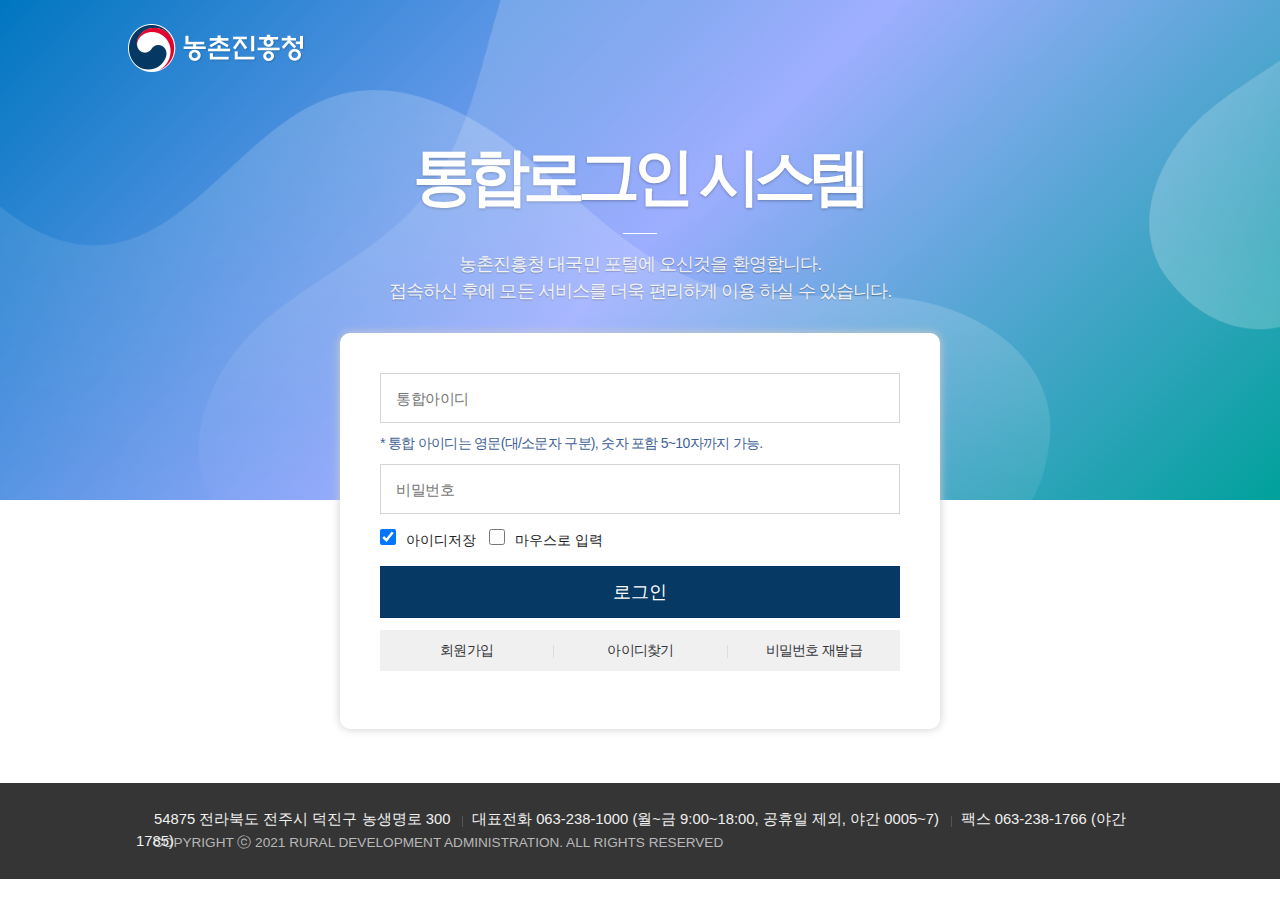
<file: project1/rda_login.html>
<!DOCTYPE HTML>
<html lang="ko">
<head>
	<title>농촌진흥청 통합로그인</title>
	<meta charset="UTF-8" />
	<link rel="shortcut icon" href="https://www.rda.go.kr/inc/img/favicon.ico">
	<link rel="stylesheet" href="css/reset.css">
	<link rel="stylesheet" href="css/style1.css">
</head>
<body>
	<div id="mwrap">
		<div id="mheaderW">
    	 	<div class="mheader">
		    	<h1><a href="index.html"><img src="./rda_files/rda_login/rda_logo_login.png" alt="농촌진흥청"></a></h1>
    	 	</div>	    
			<div class="mtop">	
				<div class="mInner">	
					<h2>통합로그인 시스템</h2>
    	 			<p class="">농촌진흥청 대국민 포털에 오신것을 환영합니다. <br>
    	     		접속하신 후에 모든 서비스를 더욱 편리하게 이용 하실 수 있습니다.</p> 
				</div>
			</div>
		</div><!-- id="mheaderW" end-->
		<div id="mconteiner">
			<form id="loginForm" action="#" method="post" name="form1">	
					<fieldset>
						<legend>아이디 로그인</legend>
						<div class="login">
							<p>
								<input type="text" id="loginId" title="아이디를 입력하세요" placeholder="통합아이디" />
							</p>
							<p id="id_ex">* 통합 아이디는 영문(대/소문자 구분), 숫자 포함 5~10자까지 가능.</p>
							<p>
								<input type="password" id="loginPWD" title="비밀번호를 입력하세요." placeholder="비밀번호"/>
							</p>
						</div>

						<p class="btn1">
							<input type="checkbox" id="saveId" value="savedIdYes" checked="checked" />
							<label for="saveId"><span>아이디저장</span></label>	
							<input type="checkbox" id="secure" value="secureYes" />
							<label for="secure"><span>마우스로 입력</span></label>	
						</p>
						<p class="btn2">
							<input type="button" value="로그인" id="btnJoin" />
						</p>
						<div class="btn3">
							<ul>
								<li><a href="">회원가입</a></li>
								<li><a href="">아이디찾기</a></li>
								<li><a href="">비밀번호 재발급</a></li>
							</ul>
						</div>
					</fieldset>
			</form>
		</div>	<!-- id="mconteiner" end-->
		<div id="mfooterW">	
			<div class="mfooter">
				<address>
					<span>54875 전라북도 전주시 덕진구 농생명로 300</span>
					<span>대표전화 063-238-1000 (월~금 9:00~18:00, 공휴일 제외, 야간 0005~7)</span>
					<span>팩스 063-238-1766 (야간1785)</span>
				</address>
				<p class="copyright">COPYRIGHT ⓒ 2021 RURAL DEVELOPMENT ADMINISTRATION. ALL RIGHTS RESERVED</p>
			</div>
		</div><!-- id="mfooterW" end-->
	</div><!-- id="mwrap" end-->
</body>
</html>
</file>
<file: css/style.css>
@charset "utf-8";

@import url('https://fonts.googleapis.com/css2?family=Noto+Sans:wght@400;500;600;700&display=swap');
@import url('https://fonts.googleapis.com/css2?family=Oxanium:wght@400;500;600;700;800&display=swap');
@import url('https://fonts.googleapis.com/css2?family=Poppins:wght@400;500;600;700&display=swap');
@import url('https://fonts.googleapis.com/css2?family=Italiana&display=swap');

html, body{height: 100%;}
#wrap{width: 100%; height: 100%; margin: 0 auto;}

/* arrow */
#arrow_wrap{width: 3.1rem; height: 3.4rem; position: absolute; bottom: 18%; right: 10%; animation: move2 2s infinite;}
.arrow{width: 100%; height: 3.4rem; position: absolute; top: 0%; right: 0%;}
.arrow::before{position: absolute; bottom: 21%; right: -2%; content: ""; border-top: 0.3rem solid #000; border-right: 2rem solid #353535; transform: rotate(-45deg);}
.arrow::after{position: absolute; bottom: 21%; right: 40%; content: ""; border-top: 0.3rem solid #000; border-right: 2rem solid #353535; transform: rotate(45deg);}
.arrow span{position: absolute; bottom: 48%; right: 2%; content: ""; border-top: 0.3rem solid #000; border-right: 3rem solid #353535; transform: rotate(90deg);}

#pagebtn{position: fixed; top: 36%; right: 9rem; z-index: 2;}
#pagebtn ul li span{width:1.6rem; height: 1.6rem; display: block; background: #fff; margin-bottom: 3.8rem; cursor: pointer; border: 1px solid #FFB400; border-radius: 50%; box-sizing: border-box;}
#pagebtn ul li.active span{ background: #FFB400}

/* 공통속성 */
.section{width: 100%; height: 100vh; font-size: 10rem; padding-top: 8rem; box-sizing: border-box; overflow: hidden;}

/* header menu */
#header{width: 100%; height: 8rem; margin: 0 auto; position: fixed; top: 0; z-index: 999; background: #F5F5F5; left: 50%; transform: translateX(-50%);}
.container{height: 8rem; margin: 0 8rem auto;}
.header_menu{width: 100%;}
.header_menu h1{font-size: 3.4rem; text-transform: uppercase; font-weight: bold; font-family: 'Noto Sans' sans-serif; display: inline;}
.header_menu ul{line-height: 8rem; height: 8rem;}
.header_menu>ul{width: 100%; display: flex; justify-content: space-between; height: 8rem;}
.header_menu>ul>li{width: 5.3%;}
.header_menu>ul>li:nth-child(1){width: 63%;}
.header_menu>ul>li:not(:nth-child(1)){text-align: center;}
.header_menu>ul>li:not(:nth-child(1))>a{letter-spacing: 0.01rem; font-size: 2.0rem; text-transform: uppercase; font-weight: 400;}
.header_menu>ul>li>a.active{border: 0.1rem solid #333; border-radius: 50%; padding: .3rem 1rem; box-sizing: border-box;}

/* section1 */
#section1{width: 100%; background: #F5F5F5;}
#home{width: 100%; height: 100%; position: relative;}
.circle{width: 15.8rem; height: 15.8rem; border: none; border-radius: 50%; background: #FFB400; text-transform: uppercase; position: absolute; top: 10%; right: 14%; font-size: 2.5rem; letter-spacing: -0.02px; animation: move 3s infinite;}
.circle span{position: absolute; top: 40%; right: 21%; transform: rotate(-25deg); color: #fff; font-family: 'Poppins';}
.inner{width: 100%; height: 100vh; border-top: 1px solid #000; box-sizing: border-box;}
/* mobile menu */
.menu{position: fixed; top: 40px; width: 100%; height: 140rem; background: #F5F5F5; z-index: 999; display: none;}
.m_container{width: 60%; height: 80%; margin: 70px auto;}
.m_container p{border-bottom: 2px solid #333; margin-bottom: 70px;}
.m_container p>a{ font-size: 5.2rem; text-align: center; line-height: 14rem; letter-spacing: -0.4rem;}
.container1{max-width: 196rem; height: 90vh; margin: 0 8rem ; border-left: 1px solid #000; border-right: 1px solid #000; position: relative; box-sizing: border-box;}
.container1 .typed{position: relative; top: 14%; left: 11%; width: 94%; height: 48.3rem; box-sizing: border-box; line-height: 14rem; z-index: 1;}
.typed .typed_1{font-size: 12rem; font-family: 'Italiana', serif; color: #0E0E0E; letter-spacing: 0.2rem;}
.text_box .left1_text{font-size: 3rem; color: #000; text-align: left; letter-spacing: 0.1rem; line-height: 10rem; font-family: 'Noto Sans'; margin-top: 3.5rem; margin-left: 1.1rem;}
.blink{font-size: 4rem;}
.container1 .myimg{width: 44.5rem; height: 44rem; background: url(../image/me.png) no-repeat; position: absolute; top: 15%; right: 34%; background-size: contain;}
.border_bottom{width: 100%; height: 10vh; background: #F5F5F5; border-top: 1px solid #000; box-sizing: border-box; position: absolute; bottom: 0;}

/* section2 */
#section2.addParallax{width: 100%; background: #fff; display: flex; align-items: center;}
#about{width: 100%; height: 100%;}
.about_top{width: 100%; height: 41.3rem; display: flex; margin-bottom: 12rem;}
.left{width:100%; height: 41.3rem; margin: 4rem 0 0;}
.text_line{width: 100%; height: 10.8rem; justify-content: center;display: flex; position: relative; box-sizing: border-box;}
.text_line::after{width: 100%; height: 7.7rem; background: #F5F5F5; content: ''; position: absolute; top: 0; left: 0;}
.text_line span{font-size: 2.8rem; color: #FFB400; font-weight: 600; display: block; height: 100%;; margin-right: 10px; z-index: 9; height:7.7rem; line-height: 7.3rem; margin-left: 27%; width: 10%;}
.text_line>ul{width: 100%; height: 70%; z-index: 9; position: relative; overflow: hidden;}
.text_line>ul>li{font-size: 2.4rem; color: #000; letter-spacing: 0.1rem; font-weight: 500; height: 7.7rem; line-height: 7.7rem; position: absolute; width: 100%; height: 100%; top: 100%;}
.text_line>ul>li:nth-child(1){top: 0;}
.info{width: 100%; height: 30rem; display: flex; justify-content: center;}
.info_text{height: 100%; padding: 2rem 0; box-sizing: border-box; margin-left: 17%;}
.info_text>ul{display: flex;}
.info_text>ul>li{font-size: 2rem; color: #000; margin-bottom: 3rem; margin-left: 5.4rem; letter-spacing: 0rem;}
.info_text>ul>li>i{font-size: 2rem; color: #000;}
.right{width: 32%; height: 41.3rem; margin: 4rem 0 0;}
.right>img{width: 31rem; height: 41.3rem;}
.about_bottom{width: 100%; height: 26rem; background: #F5F5F5; display: flex; justify-content: center;}
.skills{height: 100%; margin: 0 auto; line-height: 11rem; overflow: hidden;}
.skills>.title{font-size: 2.8rem; color: #000; font-weight: 600; display: block; font-family: 'Noto Sans'; letter-spacing: 0rem;}
.skills>ul{display: flex;}
.skills>ul>li{font-size: 12%; width: 10.7rem; height: 10.7rem; border-radius: 50%; background: #fff; margin-left: 8.7rem; font-weight: 600; line-height: 12rem; display: flex; flex-wrap: wrap; text-align: center; position: relative; letter-spacing: 0rem; color: #000;}
.skills>ul>li>i{width: 100%; font-size: 5rem; color: #FFB400; line-height: 8.5rem;}
.skills>ul>li>span{position: absolute; top: 2rem; left: 50%; transform: translateX(-50%);}

/* section2 패럴럭스 */
#section2.addParallax .about_bottom .skills .title{animation: sec2Ani1 .8s ease-in-out forwards;}
#section2.addParallax .about_bottom .skills ul li:nth-child(1){animation: sec2Ani2 1.0s ease-in-out forwards;}
#section2.addParallax .about_bottom .skills ul li:nth-child(2){animation: sec2Ani3 1.2s ease-in-out forwards;}
#section2.addParallax .about_bottom .skills ul li:nth-child(3){animation: sec2Ani4 1.4s ease-in-out forwards;}
#section2.addParallax .about_bottom .skills ul li:nth-child(4){animation: sec2Ani5 1.6s ease-in-out forwards;}
#section2.addParallax .about_bottom .skills ul li:nth-child(5){animation: sec2Ani6 1.8s ease-in-out forwards;}
#section2.addParallax .about_bottom .skills ul li:nth-child(6){animation: sec2Ani7 2.0s ease-in-out forwards;}

@keyframes sec2Ani1 {
    0%{transform: translateY(200px); opacity: 0;}
    100%{transform: translateY(0); opacity: 1;}
}
@keyframes sec2Ani2 {
    0%{transform: translateY(1000px); opacity: 0;}
    100%{transform: translateY(0); opacity: 1;}
}
@keyframes sec2Ani3 {
    0%{transform: translateY(1000px); opacity: 0;}
    100%{transform: translateY(0); opacity: 1;}
}
@keyframes sec2Ani4 {
    0%{transform: translateY(1000px); opacity: 0;}
    100%{transform: translateY(0); opacity: 1;}
}
@keyframes sec2Ani5 {
    0%{transform: translateY(1000px); opacity: 0;}
    100%{transform: translateY(0); opacity: 1;}
}
@keyframes sec2Ani6 {
  0%{transform: translateY(1000px); opacity: 0;}
  100%{transform: translateY(0); opacity: 1;}
}
@keyframes sec2Ani7 {
  0%{transform: translateY(1000px); opacity: 0;}
  100%{transform: translateY(0); opacity: 1;}
}

/* section3 */
#section3{background: #fff;}
#project{width: 100%; height: 100%; display: flex; align-items: center; justify-content: center;}
#project>.container_p{width: 100%; max-width: 136.2rem; height: 53rem; position: relative; bottom: 8rem; display: flex; align-content: center;}
#project>.container_p>.gray{background: #F5F5F5; width: 100%; height: 10.8rem; position: absolute; top: 6.8rem; left: -50%;}
#project>.container_p>.p_btn{display: flex; width: 13rem; height: 6rem; position: absolute; bottom: 1.5rem; z-index: 99;}
#project>.container_p>.p_btn>a{display: block; width: 50%; height: 100%; margin-right: 5px;}
#project>.container_p>.p_btn>a>img{display: block; width: 100%; height: 100%; opacity: .6;}
#project>.container_p>.p_btn>a>img:hover{display: block; width: 100%; height: 100%; opacity: 1;}
#project>.container_p>.p_inner_wrap{width: 100%; height: 100%; position: relative; overflow: hidden;}
#project>.container_p>.p_inner_wrap>.p_inner{position: absolute; top: 0; left: -100%; display: flex; justify-content: space-between; height: 100%; width: 100%;}
#project>.container_p>.p_inner_wrap>.p_inner:first-child{left: 0;}
.p_inner_wrap>.p_inner>.p_left{width: 64%; height: 100%; padding-top: 6.8rem;}
.p_inner_wrap>.p_inner>.p_left>h3{font-size: 5rem; width: 100%; height: 10.8rem; line-height: 10.8rem; font-weight: 600; font-family: 'Poppins'; text-align: left; margin-left: 5px;}
.p_inner_wrap>.p_inner>.p_left>.info_wrap{margin-left: 7px;}
.p_inner_wrap>.p_inner>.p_left>.info_wrap>p{font-size: 2rem; font-family: 'Oxanium'; line-height: 2;}
.p_inner_wrap>.p_inner>.p_left>.info_wrap>.info_two{margin: 3rem 0; letter-spacing: 0;}
.p_inner_wrap>.p_inner>.p_left>.info_wrap>.view>a{letter-spacing: 0; font-size: 2rem; font-family: 'Poppins'; font-weight: 500; border-bottom: 2px solid #333;}
.p_inner_wrap>.p_inner>.p_right{width: 100%;}
.p_inner_wrap>.p_inner>.p_right>img{width: 100%; height: 100%;}

#section4{background: #F5F5F5; margin-bottom: 50px;}
#contact{width: 100%; height: 100%;}
.inner2{width: 100%; height: 90.665%; border-top: 1px solid #000; box-sizing: border-box;}
.container2{max-width: 196rem; height: 100%; margin: 0 8rem ; border-left: 1px solid #000; box-sizing: border-box; display: flex; justify-content: space-between;}
.link{width: 54.42%; height: 100%;}
.link>ul{width: 59.224%; height: 14%; display: flex; justify-content: space-between; margin: 0 auto; line-height: 73rem;}
.link>ul>li{width: 7.5rem; height: 13.3rem;}
.link>ul>li>a{width: 7.5rem; height: 7.5rem;}
.link>ul>li>a>img{width: 7.5rem; height: 7.5rem;}
/* 폼이메일 */
.contact_m{width: 45.58%; height: 100%; display: flex; align-items:  center;}
.c_mail{ background: #F5F5F5;
  width: 86.273%; height: 45rem; padding: 20px 30px;
  border: 1px solid #353535;
  border-radius: 30px; box-sizing: border-box;}
form{width: 97%; line-height: 0rem; }
.message textarea{background: #fff !important;}
.name input, .email input, .message textarea {
  width: 100%;
  padding: 10px;
  font-size: 17px;
  line-height: 1.8rem;
  background-color: #F5F5F5;
  border: none;
  border-bottom: 1px solid #353535;
  outline: none;
  font-family: 'Noto Sans';
  font-weight: 400;
  color: #353535;
  letter-spacing: 0.1rem;
}
.c_mail>form>div:nth-child(3){
  margin: 17px 0;
}
.c_btn{padding: 10px 30px;
  margin: 10px 0;
  font-size: 16px;
  background: #FFB400;
  color: #fff;
  cursor: pointer;
  font-family: 'Noto-Sans'; letter-spacing: 0.2rem;  font-weight: 500;}
/* copyright */
.copyright{width: 100%; height: 9.335%; border-top: 1px solid #000; box-sizing: border-box; background: fff;}
.copyright p{font-size: 1.2rem; font-family: 'Noto Sans'; letter-spacing: 0; text-align: center; font-weight: 500; line-height: 2rem; margin-top: 2rem;}

/* section4 패럴럭스 */
#section4.addParallax .link ul li:nth-child(1){animation: sec4Ani1 1.0s ease-in-out forwards;}
#section4.addParallax .link ul li:nth-child(2){animation: sec4Ani2 1.2s ease-in-out forwards;}
#section4.addParallax .link ul li:nth-child(3){animation: sec4Ani3 1.4s ease-in-out forwards;}

@keyframes sec4Ani1 {
    0%{transform: translateY(200px); opacity: 0;}
    100%{transform: translateY(0); opacity: 1;}
}
@keyframes sec4Ani2 {
    0%{transform: translateY(200px); opacity: 0;}
    100%{transform: translateY(0); opacity: 1;}
}
@keyframes sec4Ani3 {
    0%{transform: translateY(200px); opacity: 0;}
    100%{transform: translateY(0); opacity: 1;}
}

/* section1 arrow 애니메이션 */ 
@keyframes move2 {
  0%   { bottom: 18%; }
  15% { bottom: 14%;}
} 

/* section1 circle 애니메이션 */ 
@keyframes move {
  0%   { right: 16%;}
  25%  { top: 16%;}
  50%  { right: 18%;}
  100% { right: 16%;}
}

/* mobile menu 655px 시작*/
.nav{width: 5.5rem; height: 6rem; line-height: 6rem; display: none;}
.nav div{width: 4.5rem; height: .5rem; background-color: #FFB400; margin: 5px; transition: all .5s;}
.toggle .line1{transform: rotate(-45deg) translate(-8px, 6px);}
.toggle .line2{opacity: 0;}
.toggle .line3{transform: rotate(45deg) translate(-5px, -5px);}

@media screen and (max-width:1576px) {
  html{font-size: 9px;}
  .text_line span{font-size: 2.4rem;}
  .text_line>ul>li{font-size: 2.0rem;}
  .c_mail{height: 47.5rem;}
}

@media screen and (max-width:1180px) {
  html{font-size: 8.7px;}
  .about_top{margin-top: 4rem;}
  .text_line span{font-size: 2.1rem; margin-right: 3px; line-height: 7.7rem;}
  .text_line>ul>li{font-size: 1.9rem;}
}

@media screen and (max-width:1110px) {
  html{font-size: 8.6px;}
  .text_line span{font-size: 2.0rem; margin-right: 3px; line-height: 7.7rem;}
  .text_line>ul>li{font-size: 1.8rem;}
  .info_text>ul>li {font-size: 1.8rem; color: #000; margin-bottom: 3rem; margin-left: 5.4rem; letter-spacing: 0rem;}
}

@media screen and (max-width:1024px) {
  html{font-size: 8.2px;}
  .container1 .typed{top: 45%; transform: translateY(-50%);}
  #about{height: 90%;}
  .right>img {width: 29rem; height: 38.3rem;}
  .skills>ul>li{margin-left: 2.7rem;}    
  .copyright p {margin-top: 3rem;}
}

@media screen and (max-width:960px) {
  html{font-size: 7px;}
  .about_top{margin-top: 8rem;}
  .right>img {width: 26rem; height: 36.3rem;}
  .c_mail>form>div:nth-child(3) {margin: 0px 0;}
  .copyright p {font-size: 1.6rem; line-height: 3rem; margin-top: 3rem;}
}
@media screen and (max-width:768px) {
  html{font-size: 6px;}
  #pagebtn {display: none;}
  .container1 .typed{line-height: 17rem;}
  .container1 .myimg{border-radius: 50%; left: 45%; bottom: 0;}
  .circle{display: none;}
  .container2{display: flex; flex-wrap: wrap; margin: 0 0; border: none;}
  #about {height: 65%;}
  .link{width: 75%; height: 35%; margin: 0 auto;}
  .link>ul{width: 100%;}
  .link>ul>li{width: 8.5rem;}
  .link>ul>li>a{width: 8.5rem; height: 8.5rem;}
  .link>ul>li>a>img{width: 8.5rem; height: 8.5rem;}
  /* 폼이메일 */
  .contact_m{width: 75%; height: 65%; display: flex; align-items: center; margin: 0 auto;}
  .c_mail{width: 100%; height: 67rem;}
  form {line-height: 10rem;}
  .copyright {display: flex; align-items: center; justify-content: center;}
  .copyright p {font-size: 2rem; line-height: 3rem;}
}

/* mobile */
@media screen and (max-width:655px) {
  html{font-size: 5px;}
  .link{height: 30%; }
  .contact_m{height: 70%;}
  .header_menu{display: flex; justify-content: space-between;}
  .header_menu>ul{width: auto;}
  .header_menu h1{font-size: 5.4rem;}
  .header_menu li:not(:first-child){display: none;}
  .nav{display: block; margin-top: 5px; margin-right: 1rem;}
  .nav div {width: 5.5rem; height: 0.7rem;}
  .link>ul>li>a>img{width: 9.5rem; height: 9.5rem;}
  .copyright p{font-size: 2.5rem;}
}

@media screen and (max-width:568px) {
  .container1 .myimg {left: 35%;}
  .container1 .typed {left: 8%;}
  .text_box .left1_text {font-size: 2.5rem;}
  .typed .typed_1 {font-size: 10.5rem;}
  .link {height: 100%; display: flex; align-items: center;}
  .link>ul {line-height: 0rem;}
  .contact_m {display: none;}
}

@media screen and (max-width:548px) {
  .text_line span {margin-left: 22%;}
}

@media screen and (max-width:548px) {
  .text_line span {margin-left: 17%;}
}

@media screen and (max-width:500px) {
  .text_line span {margin-left: 8%;}
  .info_text {margin-left: 0%;}
}

@media screen and (max-width:463px) {
  .text_line span {margin-left: 4%;}
}

/* mobile size */
@media screen and (max-width:450px) {
  #arrow_wrap {right: 16%;}
  .text_line span {margin-left: 2%; letter-spacing: 0rem;}
  .container1 .myimg {left: 19%;}
  .container1 .typed {left: 4%;}
  .text_box .left1_text {font-size: 2.5rem;}
  .typed .typed_1 {font-size: 9rem;}
  .border_bottom {height: 6vh;}
  #project>.container_p>.p_btn {position: absolute; bottom: 16%; right: 0px;}
  #project>.container_p>.p_inner_wrap {overflow: inherit;}
  .p_inner_wrap>.p_inner>.p_left {position: absolute; bottom: -70%; left: 3%;}
  .p_inner_wrap>.p_inner>.p_right {position: absolute; top: -130px;}
  .link {height: 100%; display: flex; align-items: center;}
  .link>ul {line-height: 0rem;}
  .contact_m {display: none;}
  .copyright p {font-size: 2.6rem; line-height: 4rem; margin-top: 0rem;}
}
</file>
<file: project1/css/style.css>
@charset "utf-8";
@import url('https://fonts.googleapis.com/css2?family=Nanum+Gothic:wght@400;700&family=Noto+Sans+KR:wght@100;300;400;500;700;900&display=swap');
@import url('https://fonts.googleapis.com/css2?family=Nanum+Myeongjo:wght@400;700;800&display=swap');

body{font-family: 'Nanum Gothic', sans-serif 'Noto Sans KR', sans-serif; font-size: 14px; color: #222; line-height: 1;}
#header{width: 100%; height: 118px; position: fixed; top: 0; left: 0; z-index: 9999; background: #fff;}
#header .header-top{width: 90%; height: 60px; margin: 0 auto; position: relative;}
#header .header-top>.logo>a>img{width: 120px; height: 40px; margin-top: 8px; float: left; position: relative;}
#header .header-top>.gnb>ul{list-style: none; float:left; margin: 21px 0 0 30px; position: absolute; left: 120px;}
#header .header-top .gnb>ul>li{float: left;}
#header .header-top .gnb>ul>li>a{ font-size: 14px; display: block; padding-right: 8px; color: rgb(99, 97, 97);}
#header .header-top .gnb>ul>li>a>span{background: rgb(240, 236, 236); font-size: 12px; padding: 0 9px; color: rgb(80, 76, 76);}
#header .header-top .search{float: right; width: 244px; height: 20px;}
#header .search>form{width: 230px; background: rgb(240, 238, 238); border: none; margin: 1px; position: absolute; top: 8px; right: 262px; padding: 5px 6px;}
#header .search form input{width: 195px; height:30px; line-height: 30px; border: none; background: rgb(240, 238, 238); font-size: 15px; padding-left: 5px; letter-spacing: -1px; color: #8e8d8d;}
#header .search form img{position: absolute; top: 12px; right: 10px;}
#header .header-top .link1{float: right; position: absolute; top: 4px; right: 3px;}
#header .header-top .link2{float: right; position: absolute; top: 9px; right: 120px;}

.header-bottom .nav{display: block; background: #225898; height:58px; width: 100%; padding: 0 175px; box-sizing: border-box;}
.header-bottom .nav>ul{float: left; display: inline-block; list-style: none; width: auto; height:58px;}
.header-bottom .nav>ul>li{float: left;}
.header-bottom .nav>ul>li>.all-menu{width: 15px; height: 15px;}
.header-bottom .nav>ul>li>.all-menu>img{width: 15px; height: 15px; padding-left: 10px;}
.header-bottom .nav ul .nongsaro{display: block; width: 188px; height: 30px; line-height: 30px; background: #1f4f87; border-radius: 30px; padding-left: 12px; position: absolute; top: 75px; right: 170px;}
.header-bottom .nav ul .nongsaro span{color: #fff; font-size: 14px; font-family: 'Nanum Myeongjo', serif; font-weight: 700; letter-spacing: -0.08em; position: absolute; top: 0; left: 14px; color: #c6d9ea;}
.header-bottom .nav ul .nongsaro img{width: 85px; height: 40px; position: absolute; top: -5px; left: 94px;}
.header-bottom .nav>ul:hover>li>a{color: rgb(183, 192, 199)}
.header-bottom .nav>ul>li:hover>a{color: #fff}
.header-bottom .nav>ul>li>a{display: block; font-size: 18px; color: #fff; padding: 20px 15px;}
.header-bottom .nav>ul>li .width100{width: 100%; height: auto; z-index: 1001; position: absolute; top: 118px; left: 0; background: #fff; display: none; border: 1px solid #ccc; overflow: hidden; padding-left: 40px; box-sizing: border-box;}
.header-bottom .nav>ul>li:hover .width100{display: block; overflow: hidden;} 
.header-bottom .nav>ul>li .width100> ul{list-style: none;  width: 1600px; margin: 0 auto; background: #fff; border-right: 1px solid  rgb(235, 235, 235); padding-left: 0; position: relative; top: 0; left: 0;}
.header-bottom .nav>ul>li .width100> ul li:not(:first-child){padding-left: 150px;} 
.header-bottom .nav>ul>li .width100> ul li a:hover{color: #578ad5;}
.header-bottom .nav>ul>li>.width100>ul li dl{padding: 30px; position: relative; font-weight: 500;}
.header-bottom .nav>ul>li>.width100>ul li dl::after{position: absolute; top: 0; left: 0; width: 1px; height: 400px; background-color: rgb(235, 235, 235); content: "";}
.header-bottom .nav>ul>li>.width100>ul li dl dt{padding-bottom: 12px;}
.header-bottom .nav>ul>li>.width100>ul>li>dl>dt>a{color: rgb(24, 24, 24); opacity: .9; font-size: 15px; font-weight: 500;}
.header-bottom .nav>ul>li>.width100>ul li dl dd{padding-bottom: 8px;}
.header-bottom .nav>ul>li>.width100>ul>li>dl>dd>a{color: #666; font-weight: 300; font-weight: 300; font-size: 14px;}
.header-bottom .nav>ul>li>.width100>ul>li>dl>dd>span>a{font-size: 13px; color: #646464; font-weight: 100;}
.header-bottom .nav>ul>li>.width100>ul>li>dl>dd>span{display: block; padding: 5px 0 0; margin-top: 5px; }

#banner{position: relative; width: 100%; height: 462px; padding-top: 118px; overflow: hidden;}
#banner .background{width: 100%; height: 462px; background: linear-gradient(#235ea1, #13497f, #063760)}
#banner .background .background-img{overflow: hidden; width: 100%; height: 462px; position: absolute; top: 118px}

#banner .banner_inner{width: 456.72px; height: 400px; position: absolute; top: 0; left: 266px;}
#banner .background .banner_inner h2{width: 456px; height: 82px; font-size: 36px; font-family: 'Nanum Myeongjo', serif; font-weight: bold; color: #fff; padding-top: 41px; letter-spacing: -2px; line-height: 42px;}
#banner .background .banner_inner p{width: 456px; height: 48px; color: rgba(255,255,255,0.6); font-size: 18px; padding: 40px 0 0 5px; letter-spacing: -1px; line-height: 26px; font-weight: 300;}
#banner .background .banner_inner .chi-link{color: #fff; text-align: center; line-height: 28px; position: absolute; top: 60.5%; display: block; width: 145px; height: 30px; background: rgba(96, 123, 155, 0.6); font-size: 18px; border: 8px solid #ddd; border-radius: 30px; z-index: 1000; padding: 2px 10px 0px;}
#banner .background .banner_inner .chi-link:hover{background: rgba(255,255,255,0.2);}

#banner .background .background-img .banner_dots{position: relative; top: 113px; left: -14px; width: 100px;}
#banner nav .dots-button1{width: 14px; height: 14px; background: #063760; border: 2px solid #ddd; border-radius: 50%; position: absolute; top: 76%; left: 16%;}
#banner nav .dots-button2{width: 14px; height: 14px; background: #ddd; border-radius: 50%; position: absolute; left: 36%;}
#banner nav .dots-button3{width: 14px; height: 14px; background: #ddd; border-radius: 50%; position: absolute; left: 56%;}
#banner nav .dots-button4{width: 14px; height: 14px; background: #ddd; border-radius: 50%; position: absolute; left: 76%;}
#banner nav .dots-button5{width: 14px; height: 14px; background: #ddd; border-radius: 50%; position: absolute; left: 96%;}

.banner-slide{width: 870px; margin: 0px auto; position: absolute; top: 70px; right: 80px;}
.banner-slide .left{position: absolute; left: -120px; top: 130px;}
.banner-slide .left img{width: 40px;}
.banner-slide .right{position: absolute; right:0; top: 130px;}
.banner-slide .right img{width: 40px;}
.banner-slide .area{position: relative; width: 755px; height: 400px; overflow: hidden;}
.banner-slide .area ul{list-style: none; position: relative; left: 0; width: 3000px;}
.banner-slide .area ul li{height: 250px; text-align: center; margin-right: 40px; float: left;}
.banner-slide .area ul li a{}
.banner-slide .area ul li a img{display: block; width: 400px; height: 300px;}

#contents{width: 100%; height: 1342px; position: relative;}
#contents .contents1{width: 100%; background: #fff;}
#contents .contents1 .inner{width: 1200px; margin: 0 auto;}
#contents .contents1 .inner .group{height: 235px; background: #fff; padding: 50px 0px 30px;} 

#contents .contents1 .inner .group .director_area{float: left; width: 355.66px;}
#contents .contents1 .inner .group .director_area .ctrols .ctrols_bx{position: relative; top: 164px; left: 134px;}
#contents .contents1 .inner .group .director_area .ctrols .plus{position: absolute; top: 15.8%; left: 29.8%; width: 24px; height: 24px; z-index: 9998; background: url(../rda_files/logo_icon/slider_ctl.png) no-repeat -42px center;}
#contents .contents1 .inner .group .director_area .pimg{width: 280px; height: auto; overflow: hidden; text-align: center;}
#contents .contents1 .inner .group .director_area .pimg>img{width: 375px; height: 230px;}
#contents .contents1 .inner .group .director_area .pimg .pop_mask{width: 280px; height: 73px; background: rgba(0,0,0,0.4); position: absolute; top: 207px; color: #fff; line-height: 20px; text-align: left;}
#contents .contents1 .inner .group .director_area .pimg dl dt{font-size: 18px; color: #fff; padding-top: 20px; margin-left: 20px;}
#contents .contents1 .inner .group .director_area .pimg dl dd{font-size: 12px; color: #fff; margin-left: 20px; margin-top: 2px;}

#contents .contents1 .inner .group .rdanews_area{float: left; width: 646px; margin-left: -75px;}
#contents .contents1 .inner .group .rdanews_area ul{list-style: none; width: 646px;}
#contents .contents1 .inner .group .rdanews_area ul li{width: 213.17px; height: 110px; float: left; margin-bottom: 10px; position: relative;}
#contents .contents1 .inner .group .rdanews_area>ul li a{display: block; width: 203.17px; height: 110px; overflow: hidden; margin-left: 10px;  border: 1px solid #d9d9d9; box-sizing: border-box; font-size: 15px; color: #222; font-weight: 400;}
#contents .contents1 .inner .group .rdanews_area>ul li a:hover{border: 1px solid #035aa4; box-sizing: border-box;}
#contents .contents1 .inner .group .rdanews_area ul li .notice_title{width: 165.03px; height: 44px; line-height: 20px; color: #222222; margin: 20px auto; font-weight: 400; word-break: break-word; display: -webkit-box; -webkit-box-orient: vertical; -webkit-line-clamp: 2; max-height: 44px; overflow: hidden; text-overflow: ellipsis; display: -ms-flexbox; height: 43px; font-size: 15px;}
#contents .contents1 .inner .group .rdanews_area ul li .date_con{width: 120.02px; height: 21.33px; text-align: center; font-size: 13px;}
#contents .contents1 .inner .group .rdanews_area ul li .date_con .tit_A{float: left; width: 39.92px; height: 20.2px; background: #035aa4; border-radius: 5px 10px; line-height: 20.2px; color: #fff; position: absolute; top: 69px; left: 63px;}
#contents .contents1 .inner .group .rdanews_area ul li .date_con .tit_B{float: left; width: 39.92px; height: 20.2px; background: #8b0d10; border-radius: 5px 10px; line-height: 20.2px; color: #fff; position: absolute; top: 69px; left: 63px;}
#contents .contents1 .inner .group .rdanews_area ul li .date_con .tit_C{float: left; width: 39.92px; height: 20.2px; background: #197b30; border-radius: 5px 10px; line-height: 20.2px; color: #fff; position: absolute; top: 69px; left: 63px;}
#contents .contents1 .inner .group .rdanews_area ul li .date_con .tit_D{float: left; width: 39.92px; height: 20.2px; background: #505050; border-radius: 5px 10px; line-height: 20.2px; color: #fff; position: absolute; top: 69px; left: 63px;}
#contents .contents1 .inner .group .rdanews_area ul li .date_con .tit_E{float: left; width: 39.92px; height: 20.2px; background: #630460; border-radius: 5px 10px; line-height: 20.2px; color: #fff; position: absolute; top: 69px; left: 63px;}
#contents .contents1 .inner .group .rdanews_area ul li .date_con .data{float: left; font-size: 13px; position: absolute; top: 72px; left: 112px; color: #777;}
#contents .contents1 .inner .group .rdanews_area ul li .date_con .data::before{content: ""; display: inline-block; margin-right: 8px; width: 1px; height: 10px; background-color: #d9d9d9;}

#contents .contents1 .inner .group .noticepan_area{float: left; position: relative; width: 260px; height: 230px;margin-left: 5px;}
#contents .contents1 .inner .group .noticepan_area h3{display: inline-block; font-size: 17px; font-weight: 500; color: #053863; margin-bottom: 7px;}
#contents .contents1 .inner .group .noticepan_area #wrap{width: 260px;height: 230px; position: absolute; top: 0;overflow: hidden;}
#contents .contents1 .inner .group .noticepan_area #wrap>ul{list-style: none; width: 3120px; height: 198px; position: absolute; left: 0; top: 31px;}
#contents .contents1 .inner .group .noticepan_area #wrap>ul>li{height: 200px;position: absolute; top: 0;left: 0;}
#contents .contents1 .inner .group .noticepan_area #wrap>ul>li>a{}
#contents .contents1 .inner .group .noticepan_area #wrap>ul>li>a>img{width: 260px; height: 198px;}
#contents .contents1 .inner .group .noticepan_area #wrap>ul>li:nth-child(1){left: 0px;}
#contents .contents1 .inner .group .noticepan_area #wrap>ul>li:nth-child(2){left: 260px;}
#contents .contents1 .inner .group .noticepan_area #wrap>ul>li:nth-child(3){left: 520px;}
#contents .contents1 .inner .group .noticepan_area #wrap>ul>li:nth-child(4){left: 780px;}
#contents .contents1 .inner .group .noticepan_area #wrap>ul>li:nth-child(5){left: 1040px;}
#contents .contents1 .inner .group .noticepan_area #wrap>ul>li:nth-child(6){left: 1300px;}
#contents .contents1 .inner .group .noticepan_area #wrap>ul>li:nth-child(7){left: 1560px;}
#contents .contents1 .inner .group .noticepan_area #wrap>ul>li:nth-child(8){left: 1820px;}
#contents .contents1 .inner .group .noticepan_area #wrap>ul>li:nth-child(9){left: 2080px;}
#contents .contents1 .inner .group .noticepan_area #wrap>ul>li:nth-child(10){left:2340px;}
#contents .contents1 .inner .group .noticepan_area #wrap>ul>li a img{display: block; width: 260px; height: 198px; }
#contents .contents1 .inner .group .noticepan_area .box_controls .ctrols{top: -3px; right: 5px; position: absolute;}
#contents .contents1 .inner .group .noticepan_area .box_controls .ctrols .prev{position: absolute; top: 0; right: 47px; width: 24px; height: 24px; z-index: 9998; background: url(../rda_files/logo_icon/slider_control.png) no-repeat 2px center; cursor: pointer;}
#contents .contents1 .inner .group .noticepan_area .box_controls .ctrols .stop{position: absolute; top: 0%; right: 19px; width: 24px; height: 24px; z-index: 9998; background: url(../rda_files/logo_icon/slider_control.png) no-repeat -24px center; cursor: pointer;}
#contents .contents1 .inner .group .noticepan_area .box_controls .ctrols .start{position: absolute; top: 0%; right: 19px; width: 24px; height: 24px; z-index: 9998; background: url(../rda_files/logo_icon/slider_control.png) no-repeat -48px center; cursor: pointer;}
#contents .contents1 .inner .group .noticepan_area .box_controls .ctrols .next{position: absolute; top: 0; right: -6px; width: 24px; height: 24px; z-index: 9998; background: url(../rda_files/logo_icon/slider_control.png) no-repeat -71px center; cursor: pointer;}
#contents .contents1 .inner .group .noticepan_area .ctr_numb .pager{width: 50px; height: 22px; position: absolute; top: 0px; right: 75px; text-align: center; font-size: 14.8px; color: #666666;}
#contents .contents1 .inner .group .noticepan_area .ctr_numb .pager span{font-family: Arial sans-serif; font-size: 14.8px;}

#contents .contents2{width: 100%; height: 434px; background: #fafafa; margin: 0 auto; padding: 50px 0 30px;}
#contents .contents2 .contents-inner{width: 1200px; height: 434px; margin: 0 auto;}
#contents .contents2 .contents-inner .icCommun_area{width: 1200px; height: 66px; margin: 20px auto; position: relative;}
#contents .contents2 .contents-inner .icCommun_area ul{list-style: none; height: 66px; position: absolute; top: 0; left: 196.88px;}
#contents .contents2 .contents-inner .icCommun_area ul li{float: left;  width: 203px; height: 66px}
#contents .contents2 .contents-inner .icCommun_area ul li a{display: block; width: 148.81px; height: 46px; position: relative; top: -20px; left: 60px; font-size: 16px; color: #646464;}
#contents .contents2 .contents-inner .icCommun_area ul .ico4 a{display: block; width: 188.81px; height: 46px; position: relative; top: -20px; left: 35px;}
#contents .contents2 .contents-inner .icCommun_area ul .ico1::before{content: ""; display: inline-block; width: 46px; height: 46px; background: url(../rda_files/logo_icon/icCo_01.png) no-repeat; position: relative; top: 10px; left: 0; cursor: pointer;}
#contents .contents2 .contents-inner .icCommun_area ul .ico2::before{content: ""; display: inline-block; width: 46px; height: 46px; background: url(../rda_files/logo_icon/icCo_02.png) no-repeat; position: relative; top: 10px; left: 0; cursor: pointer;}
#contents .contents2 .contents-inner .icCommun_area ul .ico3::before{content: ""; display: inline-block; width: 46px; height: 46px; background: url(../rda_files/logo_icon/icCo_03.png) no-repeat; position: relative; top: 10px; left: 0; cursor: pointer;}
#contents .contents2 .contents-inner .icCommun_area ul .ico4::before{content: ""; display: inline-block; width: 46px; height: 46px; background: url(../rda_files/logo_icon/icCo_04.png) no-repeat; position: relative; top: 10px; left: -20px; cursor: pointer;}
#contents .contents2 .contents-inner .icCommun_area ul .ico4 span{color: #9e005d; font-weight: 700; font-size: 16px;}
#contents .contents2 .contents-inner .sns_link_area{width: 1200px; height: 308px;}
#contents .contents2 .contents-inner .bx-viewport{width: 1188px; height: 284px; margin: 0 auto; position: relative;}
#contents .contents2 .contents-inner .bx-viewport ul{list-style: none;}
#contents .contents2 .contents-inner .bx-viewport ul li{float: left;}
#contents .contents2 .contents-inner .bx-viewport ul li:not(:first-child){padding-left: 12px;}
#contents .contents2 .contents-inner .bx-viewport ul li a{display: block;}
#contents .contents2 .contents-inner .bx-viewport ul li a img{width: 288px; height: 250px;}
#contents .contents2 .contents-inner .bx-viewport ul li .youtube{float: left; position: relative; display: block; padding-left: 26px;}
#contents .contents2 .contents-inner .bx-viewport ul li .youtube::before{content: ""; position: absolute; left: 0; top: 3px; width: 22px; height: 16px; background: url(../rda_files/logo_icon/ico_youtube.png) no-repeat;}
#contents .contents2 .contents-inner .bx-viewport ul li .facebook{float: left; position: relative; display: block; padding-left: 26px;}
#contents .contents2 .contents-inner .bx-viewport ul li .facebook::before{content: ""; position: absolute; left: 0; top: 3px; width: 22px; height: 16px; background: url(../rda_files/logo_icon/ico_face.png) no-repeat;}
#contents .contents2 .contents-inner .bx-viewport ul li .blog{float: left; position: relative; display: block; padding-left: 26px;}
#contents .contents2 .contents-inner .bx-viewport ul li .blog::before{content: ""; position: absolute; left: 0; top: 3px; width: 22px; height: 16px; background: url(../rda_files/logo_icon/ico_blog.png) no-repeat;}
#contents .contents2 .contents-inner .bx-viewport ul li p em{position: relative; top: -30px; left: -15px;}
#contents .contents2 .contents-inner .bx-viewport ul li p .sns_y{width: 51.11px; height: 23px; background: #DF0000; border-radius: 5px 10px; color: #fff; padding: 2px 8px;}
#contents .contents2 .contents-inner .bx-viewport ul li p .sns_f{width: 51.11px; height: 23px; background: #3b5998; border-radius: 5px 10px; color: #fff; padding: 2px 8px;}
#contents .contents2 .contents-inner .bx-viewport ul li p .sns_b{width: 51.11px; height: 23px; background: #2db400; border-radius: 5px 10px; color: #fff; padding: 2px 8px;}
#contents .contents2 .contents-inner .bx-viewport ul li p strong{width: 250px; height: 20px; display: block; text-align: left; font-size: 14px; font-weight: 500; color: #333; text-overflow: ellipsis; overflow: hidden; white-space: nowrap; background: transparent; word-wrap: break-word; box-sizing: border-box; position: relative; top: -10px;}
#contents .contents2 .contents-inner .sns_link_area .controls-bx .prev{position: absolute; top: 44%; left: 10px; background: rgba(0,0,0,0.15); border-radius: 100%; width: 50px; height: 50px;}
#contents .contents2 .contents-inner .sns_link_area .controls-bx .prev:hover{background: rgba(0,0,0,0.6);}
#contents .contents2 .contents-inner .sns_link_area .controls-bx .prev span{background: url(../rda_files/logo_icon/prev_visual_moveA.png) no-repeat; position: absolute; left: 10px; top: 14px; width: 30px; height: 20px;}   
#contents .contents2 .contents-inner .sns_link_area .controls-bx .next{position: absolute; top: 44%; right: 10px; background: rgba(0,0,0,0.15); border-radius: 100%; width: 50px; height: 50px;}
#contents .contents2 .contents-inner .sns_link_area .controls-bx .next:hover{background: rgba(0,0,0,0.6);}
#contents .contents2 .contents-inner .sns_link_area .controls-bx .next span{background: url(../rda_files/logo_icon/next_visual_moveA.png) no-repeat; position: absolute; left: 10px; top: 14px; width: 30px; height: 20px;}   
#contents .contents2 .contents-inner .sns_link_area .bx_dots{padding-top: 5px;}
#contents .contents2 .contents-inner .sns_link_area .bx_dots .dots-button1{width: 14px; height: 14px; background: #000; border-radius: 50%; position: relative; top: 0; left: 32%;}
#contents .contents2 .contents-inner .sns_link_area .bx_dots .dots-button2{width: 14px; height: 14px; background: #ddd; border-radius: 50%; position: relative; top: 0; left: 45%;}
#contents .contents2 .contents-inner .sns_link_area .bx_dots .dots-button3{width: 14px; height: 14px; background: #ddd; border-radius: 50%; position: relative; top: 0; left: 58%;}
#contents .contents2 .contents-inner .sns_link_area .bx_dots .dots-button4{width: 14px; height: 14px; background: #ddd; border-radius: 50%; position: relative; top: 0; left: 71%;}

#contents .contents3{width: 100%; height: 535px; padding-top: 30px; position: relative;}
#contents .contents3 .container{width: 100%; height: 535px; position: absolute; top: 30px;}
#contents .contents3 .container ul{list-style: none; width: 1120px; height: 150px; margin: 0 auto;}
#contents .contents3 .container ul li{float: left; display: block; width: 150px; height: 150px; position: relative; left: 102px; box-sizing: border-box;}
#contents .contents3 .container ul li:not(:last-child){padding-right: 5px;}
#contents .contents3 .container ul .page_ico1{display: inline-block; background: url(../rda_files/Related\ websites/ico_siteAll.png) no-repeat 15px 15px;}
#contents .contents3 .container ul .page_ico1:active{background: url(../rda_files/Related\ websites/ico_siteAll.png) no-repeat 15px 15px; background-image: #fff; border: 3px solid #1e9e45; cursor: pointer;}
#contents .contents3 .container ul .page_ico2{background: url(../rda_files/Related\ websites/ico_siteAll.png) no-repeat -115px 20px;}
#contents .contents3 .container ul .page_ico2:active{background: url(../rda_files/Related\ websites/ico_siteAll.png) no-repeat -115px 20px; background-image: #fff; border: 3px solid #1e9e45;  cursor: pointer;}
#contents .contents3 .container ul .page_ico3{background: url(../rda_files/Related\ websites/ico_siteAll.png) no-repeat -225px 20px;}
#contents .contents3 .container ul .page_ico3:active{background: url(../rda_files/Related\ websites/ico_siteAll.png) no-repeat -225px 20px; background-image: #fff; border: 3px solid #1e9e45;  cursor: pointer;}
#contents .contents3 .container ul .page_ico4{background: url(../rda_files/Related\ websites/ico_siteAll.png) no-repeat -340px 20px;}
#contents .contents3 .container ul .page_ico4:active{background: url(../rda_files/Related\ websites/ico_siteAll.png) no-repeat -340px 20px; background-image: #fff; border: 3px solid #1e9e45;  cursor: pointer; }
#contents .contents3 .container ul .page_ico5{background: url(../rda_files/Related\ websites/ico_siteAll.png) no-repeat -462px 20px;}
#contents .contents3 .container ul .page_ico5:active{background: url(../rda_files/Related\ websites/ico_siteAll.png) no-repeat -462px 20px; background-image: #fff; border: 3px solid #1e9e45;  cursor: pointer;}
#contents .contents3 .container ul .page_ico6{background: url(../rda_files/Related\ websites/ico_siteAll.png) no-repeat -590px 15px;}
#contents .contents3 .container ul .page_ico6:active{background: url(../rda_files/Related\ websites/ico_siteAll.png) no-repeat -590px 15px; background-image: #fff; border: 3px solid #1e9e45;  cursor: pointer;}
#contents .contents3 .container ul li button{display: inline-block; width: 100%; height: 40px; text-align: center; font-size: 15px; letter-spacing: -1px; color: #333; font-weight: 500; cursor: pointer; position: absolute; bottom: 0; left: 0; background: #fff;}

#contents .contents3 .web-slide1{width: 100%; height: 385px; background: url(../rda_files/Related\ websites/img_siteAll_1.jpg) no-repeat center/cover; text-align: center; box-sizing: border-box; display: block;}
#contents .contents3 .web-slide1 .container{width: 100%; height: 385px;}
#contents .contents3 .web-slide1 .box_text{width: 410px; height: 302px; background: #1e9e45; position: absolute; top: 0; right: 150px; box-shadow: 5px 10px 15px rgb(0 0 0 / 50%);}
#contents .contents3 .web-slide1 .box_text .webStieName{display: block; width: 350px; height: 60px; color: #fff; font-size: 30px; letter-spacing: -1px;  position: absolute; top: 81px; left: -25px;}
#contents .contents3 .web-slide1 .box_text .webStieName strong{width: 76.81px; height: 44px;}
#contents .contents3 .web-slide1 .box_text .webStieName em{height: 2px; width: 40%; display: block; background: rgba(255,255,255,0.3); margin: 15px 0; position: absolute; top: 40px; left: 54px;}
#contents .contents3 .web-slide1 .box_text .webStieText{width: 350px; height: 48px; line-height: 25px; font-size: 1rem; letter-spacing: -1px; word-break: keep-all; display: block; color: #fff; font-weight: 300; position: absolute; top: 154px; left: 32px; text-align: left;}
#contents .contents3 .web-slide1 .box_text a{display: inline-block; width: 162.25px; height: 40px; border: 2px solid #fff; color: #fff; font-size: 18px; text-align: center; line-height: 40px; position: absolute; top: 235px; left: 32px;}

#contents .contents3 .web-slide2{width: 100%; height: 385px; background: url(../rda_files/Related\ websites/img_siteAll_2.jpg) no-repeat bottom center/cover; text-align: center; box-sizing: border-box; display: none;}
#contents .contents3 .web-slide2 .container{width: 100%; height: 385px;}
#contents .contents3 .web-slide2 .box_text{width: 410px; height: 302px; background: #1e9e45; position: absolute; top: 0; right: 150px; box-shadow: 5px 10px 15px rgb(0 0 0 / 50%);}
#contents .contents3 .web-slide2 .box_text .webStieName{display: block; width: 350px; height: 60px; color: #fff; font-size: 30px; letter-spacing: -1px;  position: absolute; top: 81px; left: -54px;}
#contents .contents3 .web-slide2 .box_text .webStieName strong{width: 76.81px; height: 44px;}
#contents .contents3 .web-slide2 .box_text .webStieName em{height: 2px; width: 40%; display: block; background: rgba(255,255,255,0.3); margin: 15px 0; position: absolute; top: 40px; left: 85px;}
#contents .contents3 .web-slide2 .box_text .webStieText{width: 350px; height: 48px; line-height: 25px; font-size: 1rem; letter-spacing: -1px; word-break: keep-all; display: block; color: #fff; font-weight: 300; position: absolute; top: 154px; left: 32px; text-align: left;}
#contents .contents3 .web-slide2 .box_text a{display: inline-block; width: 162.25px; height: 40px; border: 2px solid #fff; color: #fff; font-size: 18px; text-align: center; line-height: 40px; position: absolute; top: 235px; left: 32px;}

#contents .contents3 .web-slide3{width: 100%; height: 385px; background: url(../rda_files/Related\ websites/img_siteAll_3.jpg) no-repeat center/cover; text-align: center; box-sizing: border-box; display: none;}
#contents .contents3 .web-slide3 .container{width: 100%; height: 385px;}
#contents .contents3 .web-slide3 .box_text{width: 410px; height: 302px; background: #1e9e45; position: absolute; top: 0; right: 150px; box-shadow: 5px 10px 15px rgb(0 0 0 / 50%);}
#contents .contents3 .web-slide3 .box_text .webStieName{display: block; width: 350px; height: 60px; color: #fff; font-size: 30px; letter-spacing: -1px;  position: absolute; top: 81px; left: -54px;}
#contents .contents3 .web-slide3 .box_text .webStieName strong{width: 76.81px; height: 44px;}
#contents .contents3 .web-slide3 .box_text .webStieName em{height: 2px; width: 40%; display: block; background: rgba(255,255,255,0.3); margin: 15px 0; position: absolute; top: 40px; left: 85px;}
#contents .contents3 .web-slide3 .box_text .webStieText{width: 350px; height: 48px; line-height: 25px; font-size: 1rem; letter-spacing: -1px; word-break: keep-all; display: block; color: #fff; font-weight: 300; position: absolute; top: 154px; left: 32px; text-align: left;}
#contents .contents3 .web-slide3 .box_text a{display: inline-block; width: 162.25px; height: 40px; border: 2px solid #fff; color: #fff; font-size: 18px; text-align: center; line-height: 40px; position: absolute; top: 235px; left: 32px;}

#contents .contents3 .web-slide4{width: 100%; height: 385px; background: url(../rda_files/Related\ websites/img_siteAll_4.jpg) no-repeat center/cover; text-align: center; box-sizing: border-box; display: none;}
#contents .contents3 .web-slide4 .container{width: 100%; height: 385px;}
#contents .contents3 .web-slide4 .box_text{width: 410px; height: 302px; background: #1e9e45; position: absolute; top: 0; right: 150px; box-shadow: 5px 10px 15px rgb(0 0 0 / 50%);}
#contents .contents3 .web-slide4 .box_text .webStieName{display: block; width: 350px; height: 60px; color: #fff; font-size: 30px; letter-spacing: -1px;  position: absolute; top: 81px; left: -40px;}
#contents .contents3 .web-slide4 .box_text .webStieName strong{width: 76.81px; height: 44px;}
#contents .contents3 .web-slide4 .box_text .webStieName em{height: 2px; width: 40%; display: block; background: rgba(255,255,255,0.3); margin: 15px 0; position: absolute; top: 40px; left: 71px;}
#contents .contents3 .web-slide4 .box_text .webStieText{width: 350px; height: 48px; line-height: 25px; font-size: 1rem; letter-spacing: -1px; word-break: keep-all; display: block; color: #fff; font-weight: 300; position: absolute; top: 154px; left: 32px; text-align: left;}
#contents .contents3 .web-slide4 .box_text a{display: inline-block; width: 162.25px; height: 40px; border: 2px solid #fff; color: #fff; font-size: 18px; text-align: center; line-height: 40px; position: absolute; top: 235px; left: 32px;}

#contents .contents3 .web-slide5{width: 100%; height: 385px; background: url(../rda_files/Related\ websites/img_siteAll_5.jpg) no-repeat center/cover; text-align: center; box-sizing: border-box; display: none;}
#contents .contents3 .web-slide5 .container{width: 100%; height: 385px;}
#contents .contents3 .web-slide5 .box_text{width: 410px; height: 302px; background: #1e9e45; position: absolute; top: 0; right: 150px; box-shadow: 5px 10px 15px rgb(0 0 0 / 50%);}
#contents .contents3 .web-slide5 .box_text .webStieName{display: block; width: 350px; height: 60px; color: #fff; font-size: 30px; letter-spacing: -1px;  position: absolute; top: 81px; left: -54px;}
#contents .contents3 .web-slide5 .box_text .webStieName strong{width: 76.81px; height: 44px;}
#contents .contents3 .web-slide5 .box_text .webStieName em{height: 2px; width: 40%; display: block; background: rgba(255,255,255,0.3); margin: 15px 0; position: absolute; top: 40px; left: 85px;}
#contents .contents3 .web-slide5 .box_text .webStieText{width: 350px; height: 48px; line-height: 25px; font-size: 1rem; letter-spacing: -1px; word-break: keep-all; display: block; color: #fff; font-weight: 300; position: absolute; top: 154px; left: 32px; text-align: left;}
#contents .contents3 .web-slide5 .box_text a{display: inline-block; width: 162.25px; height: 40px; border: 2px solid #fff; color: #fff; font-size: 18px; text-align: center; line-height: 40px; position: absolute; top: 235px; left: 32px;}

#contents .contents3 .web-slide6{width: 100%; height: 385px; background: url(../rda_files/Related\ websites/img_siteAll_6.jpg) no-repeat center/cover; text-align: center; box-sizing: border-box; display: none;}
#contents .contents3 .web-slide6 .container{width: 100%; height: 385px;}
#contents .contents3 .web-slide6 .box_text{width: 410px; height: 302px; background: #1e9e45; position: absolute; top: 0; right: 150px; box-shadow: 5px 10px 15px rgb(0 0 0 / 50%);}
#contents .contents3 .web-slide6 .box_text .webStieName{display: block; width: 350px; height: 60px; color: #fff; font-size: 30px; letter-spacing: -1px;  position: absolute; top: 81px; left: -14px;}
#contents .contents3 .web-slide6 .box_text .webStieName strong{width: 76.81px; height: 44px;}
#contents .contents3 .web-slide6 .box_text .webStieName em{height: 2px; width: 40%; display: block; background: rgba(255,255,255,0.3); margin: 15px 0; position: absolute; top: 40px; left: 45px;}
#contents .contents3 .web-slide6 .box_text .webStieText{width: 350px; height: 48px; line-height: 25px; font-size: 1rem; letter-spacing: -1px; word-break: keep-all; display: block; color: #fff; font-weight: 300; position: absolute; top: 154px; left: 32px; text-align: left;}
#contents .contents3 .web-slide6 .box_text a{display: inline-block; width: 162.25px; height: 40px; border: 2px solid #fff; color: #fff; font-size: 18px; text-align: center; line-height: 40px; position: absolute; top: 235px; left: 32px;}

.contents3>div:not(:first-child){position: absolute; top: 180px; left: 0;}

#footer{clear: both; width: 100%; height: 216.2px;}
#footer .ft-top{float: left; width: 100%; height: 66px; background: #fff;/*  overflow: hidden; */}
#footer .ft-top .inner{width: 1240px; height: 49px; margin: 10px auto;}
#footer .ft-top .inner ul{display: block; list-style: none; width: 100%; max-height: 235px; margin-left: 18px;}
#footer .ft-top .inner ul li{display: inline-block;  position: relative; padding-top: 1px;}
#footer .ft-top .inner ul li:not(:first-child){margin-left: 15px;}

#footer .ft-top .inner ul li .sitelink{width: 228px; height: 44px; margin: 0 auto; background: #fff; text-align: left; background: #fff; border: 1px solid #afafaf; box-sizing: border-box;}
#footer .ft-top .inner ul li .sitelink span{text-align: left; font-size: 15px; padding: 0px 20px; color: #565656; line-height: 44px;}
#footer .ft-top .inner ul li .sitelink:hover>span{display: block; cursor: pointer;} /* 형제는 ~표시 */
#footer .ft-top .inner ul li .sitelink .link{display:none; width: 100%; max-height: 235px; position: absolute; bottom: 40px; left: -18px; overflow-y: auto; background: #535353; color: #fff; padding: 0 10px 10px 20px; box-sizing: border-box; cursor: pointer;  border: 1px solid #afafaf; z-index: 99999;} 
#footer .ft-top .inner ul li .sitelink>.link>.list-style1{color: #b7e3fe; font-size: 14px; font-weight: 400; margin: 20px 0 10px;}
#footer .ft-top .inner ul li .sitelink>.link>.list-style1:not(:first-child){width: 100%; border-top: 1px solid #818181; padding-top: 20px;}
#footer .ft-top .inner ul li .sitelink>.link>.list-style2{display:block; margin: 10px 0;}
#footer .ft-top .inner ul li .sitelink>.link>.list-style2>a{color: #fff; font-size: 13px; font-weight: 200;}

.inner.sitelink-open .sitelink{top: 0;}

#footer .ft-bottom{float: left; width: 100%; height: 150.2px; background: #353535; position: relative;}
#footer .ft-bottom> .inner{width: 1200px; height: 105.2px; margin: 25px auto;}
#footer .ft-bottom> .inner nav .footer_link{display: inline-block; width: auto; list-style: none; padding-bottom: 7px;}
#footer .ft-bottom> .inner nav .footer_link> li{float: left; display: block; margin-right: 25px; position: relative; left: -3px;}
#footer .ft-bottom> .inner nav .footer_link> li:last-child{top:-5px}
#footer .ft-bottom> .inner nav .footer_link> li:not(:last-child)::after{content: "ㆍ"; position: absolute; top: 0; right: -19px; color: rgb(175, 174, 174); padding-left: 2px;}
#footer .ft-bottom> .inner nav .footer_link> li a{font-size: 14px; color: #f0f0f0; letter-spacing: -0.8px; display: block;}
#footer .ft-bottom> .inner nav .footer_link> .type_blue a{color:  #33b2ff;}
#footer .ft-bottom> .inner nav .rda_sns{list-style: none;}
#footer .ft-bottom> .inner nav .rda_sns> li{display: block;}
#footer .ft-bottom> .inner nav .rda_sns> li a{display: inline-block; width: 25px; height: 25px; position: relative; top: -45px; left: 64%;}
#footer .ft-bottom> .inner nav .rda_sns li .sns_t{float: left; margin-right: 2px; background: url(../rda_files/logo_icon/rda_sns_t.png) no-repeat;}
#footer .ft-bottom> .inner nav .rda_sns li .sns_f{float: left;  margin-right: 5px; background: url(../rda_files/logo_icon/rda_sns_f.png) no-repeat;}
#footer .ft-bottom> .inner nav .rda_sns li .sns_b{float: left; margin-right: 7px; background: url(../rda_files/logo_icon/rda_sns_b.png) no-repeat;}
#footer .ft-bottom> .inner nav .rda_sns li .sns_y{float: left; margin-right: 2px; background: url(../rda_files/logo_icon/rda_sns_y.png) no-repeat;}
#footer .ft-bottom> .inner nav .rda_sns li .sns_k{float: left; background: url(../rda_files/logo_icon/rda_sns_k.png) no-repeat;}
#footer .ft-bottom> .inner .footer_info{position: relative; top: 0; right: 144px;}
#footer .ft-bottom> .inner .footer_info address{padding-bottom: 10px;  font-weight: 200; color: #f0f0f0;}
#footer .ft-bottom> .inner .footer_info>address>span{display: inline-block; font-weight: 200; font-size: 13px; color: #f0f0f0; padding-left: 10px; margin-left: 10px;}
#footer .ft-bottom> .inner .footer_info>address>span:not(:first-child)::after{float: left; content: ""; width: 1px; height: 11px; background: #555; position: relative; top: 2px; left: -11px;}
#footer .ft-bottom> .inner .footer_info>address>span:first-child{padding-left: 0; margin-left: 0;}
#footer .ft-bottom> .inner .footer_info>address>span>a>img{padding-left: 6px;}
#footer .ft-bottom> .inner .footer_info p{font-weight: 200; color: #ddd; font-size: 13px;}
#footer .ft-bottom> .inner .footer_tel{float: right; width: 232.14px; height: 68.28px; position: relative; top: -72px; right: 0%;}
#footer .ft-bottom> .inner .footer_tel:before{content:""; display: inline-block; width: 52px; height: 60px; background: url(../rda_files/logo_icon/ico_tel.png)}
#footer .ft-bottom> .inner .footer_tel .type_sm{font-size: 14.4px; color: #fff; position: relative; top: -45px; left: 48px; margin-bottom: 10px;}
#footer .ft-bottom> .inner .footer_tel .type_big{text-align: center; margin-top: 20px; font-weight: 500; font-size: 35px; color: #fff799; position: absolute; top: 5px; left: 60px;}
#footer .ft-bottom> .inner #topBtn{position: absolute; right: 2.5%; bottom: 45%; width: 52px; height: 52px; line-height: 52px; display: block; background: #ddd; color: rgb(107, 107, 107); font-size: 12px; text-align: center; border-radius: 50%; border: 1px solid rgba(182, 182, 182); opacity: .6; font-weight: 500;}
#footer .ft-bottom> .inner #topBtn:hover{background: rgb(202, 202, 202); }
</file>
<file: project1/css/style1.css>
@charset "utf-8";

body{margin: 0; padding: 0;}
#mwrap{float: left;
    position: relative; 
    width: 100%; height:500px; 
    text-align:center; 
    background: #2c6bc5; 
    background: linear-gradient(to right, #72c5e7, #8170dd); 
    background: linear-gradient(135deg, #99ffff, #99aaff, #e199ff);
    background: linear-gradient(135deg, #0076c0, #99aaff, #00a19c);}
#mwrap::before{
    content:'';
    position: absolute;
    top: 0;left: 0;right: 0;
    display: block; 
    height: 100%;
    background-image: url(../rda_files/rda_login/login\ page_bg_member1.png);
    background-size: cover; background-repeat: no-repeat;}
#mwrap #mheaderW{width: 100%; height: 305px;}
#mwrap #mheaderW .mheader{
    width: 1024px;
    height: 72.31px;
    position: relative;
    margin: 4px auto;
    z-index: 99999;
}
#mwrap #mheaderW .mheader h1{width: 177px; height: 71.31px;padding-top: 20px;}
#mwrap #mheaderW .mheader h1 a{width: 177px; height: 71.31px;display:inline-block;}
#mwrap .mtop{width: 1024px; height: 233px; margin: 0 auto;}
#mwrap .mtop .mInner{width: 1024px; height: 233px;}
#mwrap .mtop .mInner h2{float: left; width: 1024px; height: 91px;
    text-align: center;
    font-size: 3.9rem;
    font-weight: bold;
    color: #fff;
    text-shadow: 0px 1px 3px rgb(0 0 0 / 30%);
    letter-spacing: -7px; padding-top: 50px; margin-bottom: 30px; margin-left: -10px;}
#mwrap .mtop .mInner h2::after{
    float: left;    
    content: '';
    display: block;
    position: relative;
    left: 51%;
    top: 103px;
    bottom: -10px;
    width: 34px;
    height: 1px;
    margin-left: -17px;
    background: #fff;}
#mwrap .mtop .mInner p{
    float: left; 
    width: 1024px; height: 52px;
    color: #f0f0f0;
    margin: 0px auto;
    font-size: 1.125rem;
    letter-spacing: -.05em;
    vertical-align: middle;
    font-weight: 300;
    text-shadow: 0px 1px 1px rgb(0 0 0 / 30%); margin-bottom: 30px;}
#mconteiner{float: left; width: 100%; height: 390px; margin: 0 auto 60px; position: relative; top: 0;}
#mconteiner form{
    width:520px; 
    height: auto; 
    margin: 0 auto; 
    border: 5px solid rgb(255, 255, 255); 
    background: #fff; 
    border-radius: 10px; 
    padding: 35px; 
    box-shadow: 0 0 10px #ccc;}
#mconteiner form fieldset{width: auto; height: auto; border: none;}
#mconteiner form fieldset legend{display: none;}
fieldset .login input{    
    display: block;
    width: 100% !important;
    height: 50px;
    font-size: 15px;
    letter-spacing: -.03em;
    border: 1px solid #d5d5d5;
    box-sizing: border-box;
    padding: 5px 0 5px 15px;
}
fieldset #id_ex{    
    font-size: 14px;
    padding: 10px 0 10px 0;
    color: #3f5f97;
    letter-spacing: -.05em; text-align: left;
}
fieldset .btn1{padding:15px 0 15px; text-align: left; padding-right: 10px;}
fieldset .btn1 input{width: 16px; height: 16px;}
fieldset .btn1 label{font-size: 14px; margin-left: 6px; padding-right: 10px;}
fieldset .btn2 #btnJoin{  
    display: block; 
    width: 100%; 
    font-size: 18px; 
    font-weight: 500; 
    height: 52px; 
    line-height: 50px; 
    background-color: #063964; 
    border: 1px solid #063964; 
    color: #fff; 
    cursor:pointer; 
    text-align: center; 
    transition: 0.5s;
}
fieldset .btn2 #btnJoin:hover{background-color: #00213e; border:1px solid #00213e;color:#fff;}
fieldset .btn3{width: 100%; list-style: none;
    display: inline-block;
    color: #34353a;
    font-size: .9rem;
    padding: 12px 0;
    letter-spacing: -.05em;
    line-height: 1.2;
    text-align: center;} 
fieldset .btn3:hover{color:#fff;}
fieldset .btn3 ul{list-style: none;} 
fieldset .btn3 ul li{display: block; float: left;}
fieldset .btn3 ul li:not(:first-child):before{ float: left;   
    content: '';
    position: relative;
    left: 0;
    top: 15px;
    width: 1px;
    height: 13px;
    background-color: #dddddd;
}
fieldset .btn3 ul li a{display: block; width: 173.3px; height: 41px;
    color: #34353a;
    font-size: .9rem;
    letter-spacing: -.05em;
    background-color: #f0f0f0;
    line-height:41px;
    text-align: center;}
fieldset .btn3 ul li a:hover{font-weight: 600;}
#mfooterW{float: left; width: 100%; width: 100%;
    background: #353535; }
#mfooterW .mfooter{width: 1024px; height: 96px; margin: 0 auto; color: #fff;
    padding: 25px; box-sizing: border-box;}
#mfooterW .mfooter address{width: 1024px; height: 20px; text-align: left;}
#mfooterW .mfooter address span{width: 1024px; height: 20px; font-size: 14.8px;   
   padding-left: 10px;
   margin-left: 8px;
    font-weight: 200;
    color: #f0f0f0; position: relative; left: -17px;}
#mfooterW .mfooter .copyright{width: 1024px; height: 20px; margin-top: 5px;
    font-size: 13.6px;
    font-weight: 200;
    color: #b8b8b8; text-align: left;
}
#mfooterW .mfooter address span:not(:first-child)::before{
    content: "";
    position: absolute;
    left: 0;
    top: 5px;
    width: 1px;
    height: 11px;
    background: #555;
}
</file>
